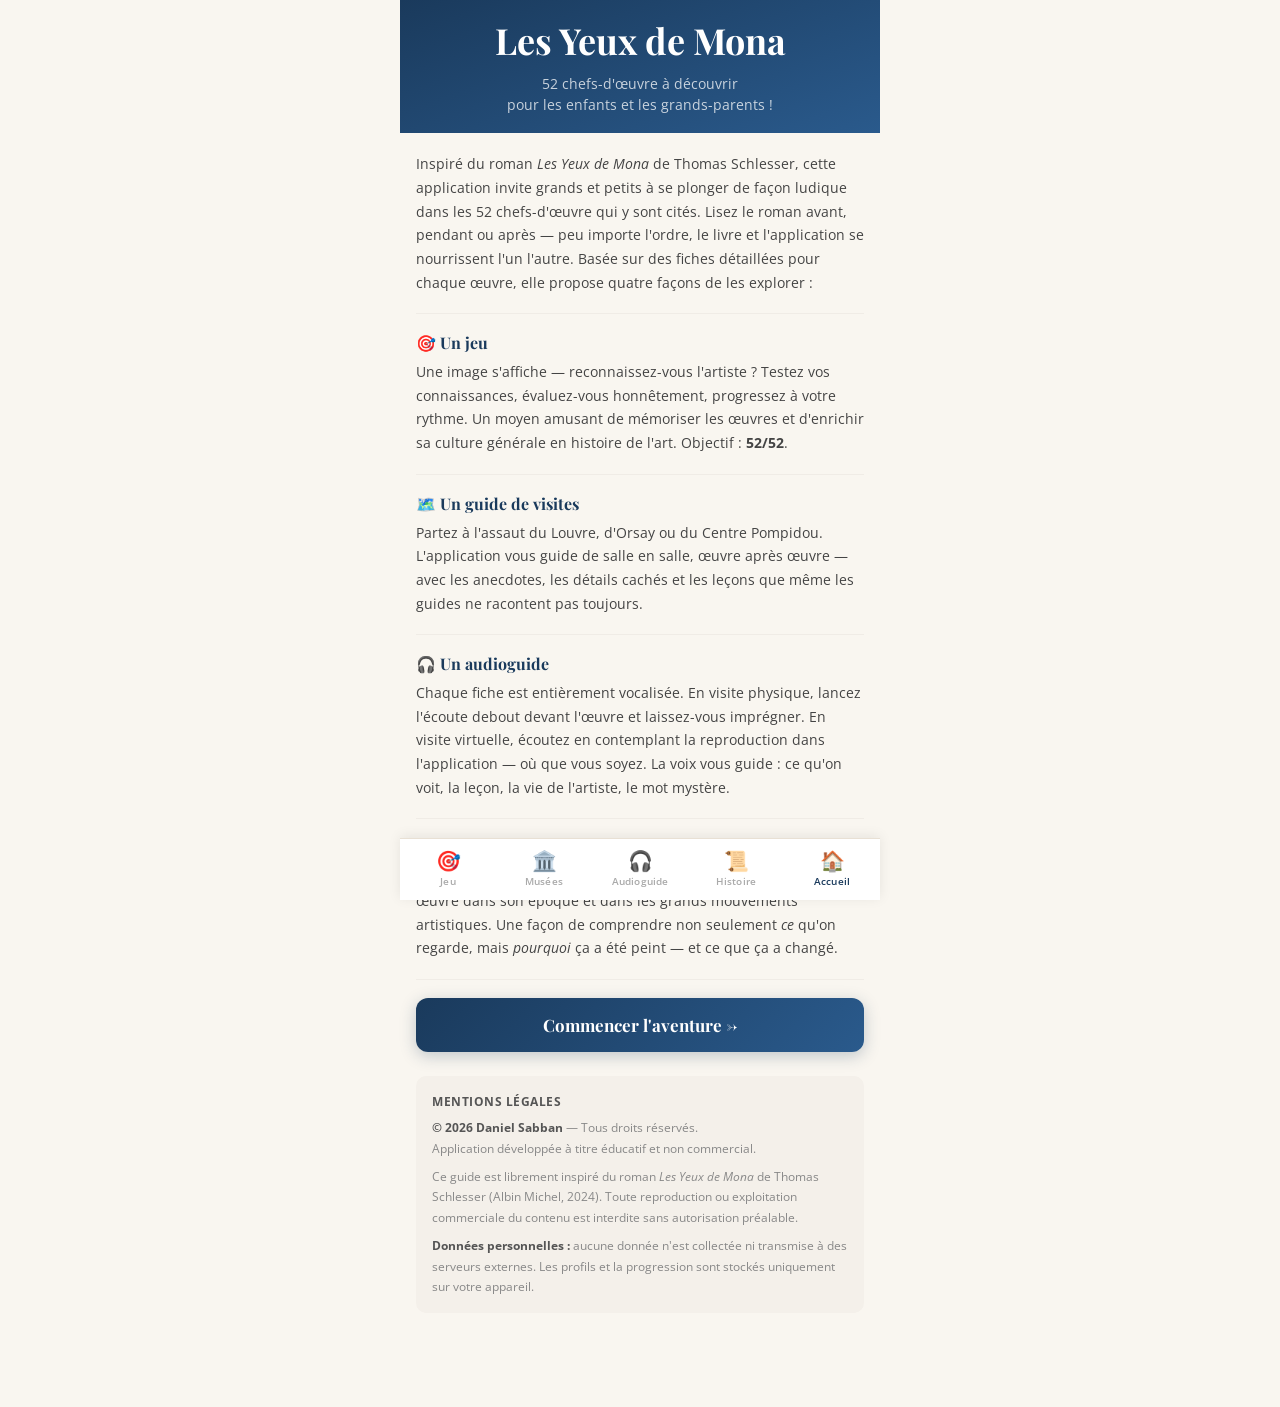
<file: index.html>
<!DOCTYPE html>
<html lang="fr">
<head>
  <meta charset="UTF-8">
  <meta name="viewport" content="width=device-width, initial-scale=1.0">
  <title>Les Yeux de Mona</title>
  <link rel="stylesheet" href="css/style.css">
  <style>
    .accueil-corps { padding: 20px 16px 16px; }

    .aide-bloc {
      margin-bottom: 18px;
      padding-bottom: 18px;
      border-bottom: 1px solid #f0ece6;
    }
    .aide-bloc:last-of-type { border-bottom: none; }
    .aide-bloc h4 {
      font-family: 'Playfair Display', serif;
      font-size: 16px;
      color: #1a3a5c;
      margin-bottom: 8px;
      display: flex; align-items: center; gap: 8px;
    }
    .aide-bloc p, .aide-bloc li {
      font-size: 13.5px;
      line-height: 1.75;
      color: #444;
    }
    .aide-bloc ul { padding-left: 18px; margin-top: 6px; }
    .aide-bloc li { margin-bottom: 4px; }
    .aide-bloc .highlight {
      background: #f4f0ea;
      border-left: 3px solid #c9a84c;
      padding: 10px 12px;
      border-radius: 0 6px 6px 0;
      font-style: italic;
      margin-top: 10px;
      font-size: 13px;
      color: #555;
    }

    .btn-cta {
      display: block;
      width: 100%;
      padding: 16px;
      background: linear-gradient(135deg, #1a3a5c, #2a5a8c);
      color: white;
      border: none;
      border-radius: 12px;
      font-family: 'Playfair Display', serif;
      font-size: 17px;
      font-weight: 700;
      text-align: center;
      cursor: pointer;
      text-decoration: none;
      margin: 4px 0 24px;
      box-shadow: 0 4px 16px rgba(26,58,92,0.25);
    }

    .legal {
      background: #f4f0ea;
      border-radius: 10px;
      padding: 16px;
      margin-bottom: 8px;
      font-size: 12px;
      color: #888;
      line-height: 1.7;
    }
    .legal h5 {
      font-size: 12px;
      font-weight: 700;
      color: #555;
      margin-bottom: 6px;
      text-transform: uppercase;
      letter-spacing: 0.5px;
    }
    .legal p + p { margin-top: 8px; }
    .legal strong { color: #555; }
  </style>
</head>
<body>

  <header class="app-header">
    <h1 class="app-title">Les Yeux de Mona</h1>
    <p class="app-tagline">52 chefs-d'œuvre à découvrir<br>pour les enfants et les grands-parents !</p>
  </header>

  <div class="accueil-corps">

    <div class="aide-bloc">
      <p>Inspiré du roman <em>Les Yeux de Mona</em> de Thomas Schlesser, cette application invite grands et petits à se plonger de façon ludique dans les 52 chefs-d'œuvre qui y sont cités. Lisez le roman avant, pendant ou après — peu importe l'ordre, le livre et l'application se nourrissent l'un l'autre. Basée sur des fiches détaillées pour chaque œuvre, elle propose quatre façons de les explorer :</p>
    </div>

    <div class="aide-bloc">
      <h4>🎯 Un jeu</h4>
      <p>Une image s'affiche — reconnaissez-vous l'artiste ? Testez vos connaissances, évaluez-vous honnêtement, progressez à votre rythme. Un moyen amusant de mémoriser les œuvres et d'enrichir sa culture générale en histoire de l'art. Objectif : <strong>52/52</strong>.</p>
    </div>

    <div class="aide-bloc">
      <h4>🗺️ Un guide de visites</h4>
      <p>Partez à l'assaut du Louvre, d'Orsay ou du Centre Pompidou. L'application vous guide de salle en salle, œuvre après œuvre — avec les anecdotes, les détails cachés et les leçons que même les guides ne racontent pas toujours.</p>
    </div>

    <div class="aide-bloc">
      <h4>🎧 Un audioguide</h4>
      <p>Chaque fiche est entièrement vocalisée. En visite physique, lancez l'écoute debout devant l'œuvre et laissez-vous imprégner. En visite virtuelle, écoutez en contemplant la reproduction dans l'application — où que vous soyez. La voix vous guide : ce qu'on voit, la leçon, la vie de l'artiste, le mot mystère.</p>
    </div>

    <div class="aide-bloc">
      <h4>📜 Une frise de l'histoire de l'art</h4>
      <p>De la Renaissance italienne à l'art contemporain, replacez chaque œuvre dans son époque et dans les grands mouvements artistiques. Une façon de comprendre non seulement <em>ce</em> qu'on regarde, mais <em>pourquoi</em> ça a été peint — et ce que ça a changé.</p>
    </div>

    <a href="quiz.html" class="btn-cta">Commencer l'aventure →</a>

    <div class="legal">
      <h5>Mentions légales</h5>
      <p><strong>© 2026 Daniel Sabban</strong> — Tous droits réservés.<br>
      Application développée à titre éducatif et non commercial.</p>
      <p>Ce guide est librement inspiré du roman <em>Les Yeux de Mona</em> de Thomas Schlesser (Albin Michel, 2024). Toute reproduction ou exploitation commerciale du contenu est interdite sans autorisation préalable.</p>
      <p><strong>Données personnelles :</strong> aucune donnée n'est collectée ni transmise à des serveurs externes. Les profils et la progression sont stockés uniquement sur votre appareil.</p>
    </div>

  </div>

  <script src="js/profil.js"></script>
  <script src="js/nav.js"></script>
</body>
</html>
</file>
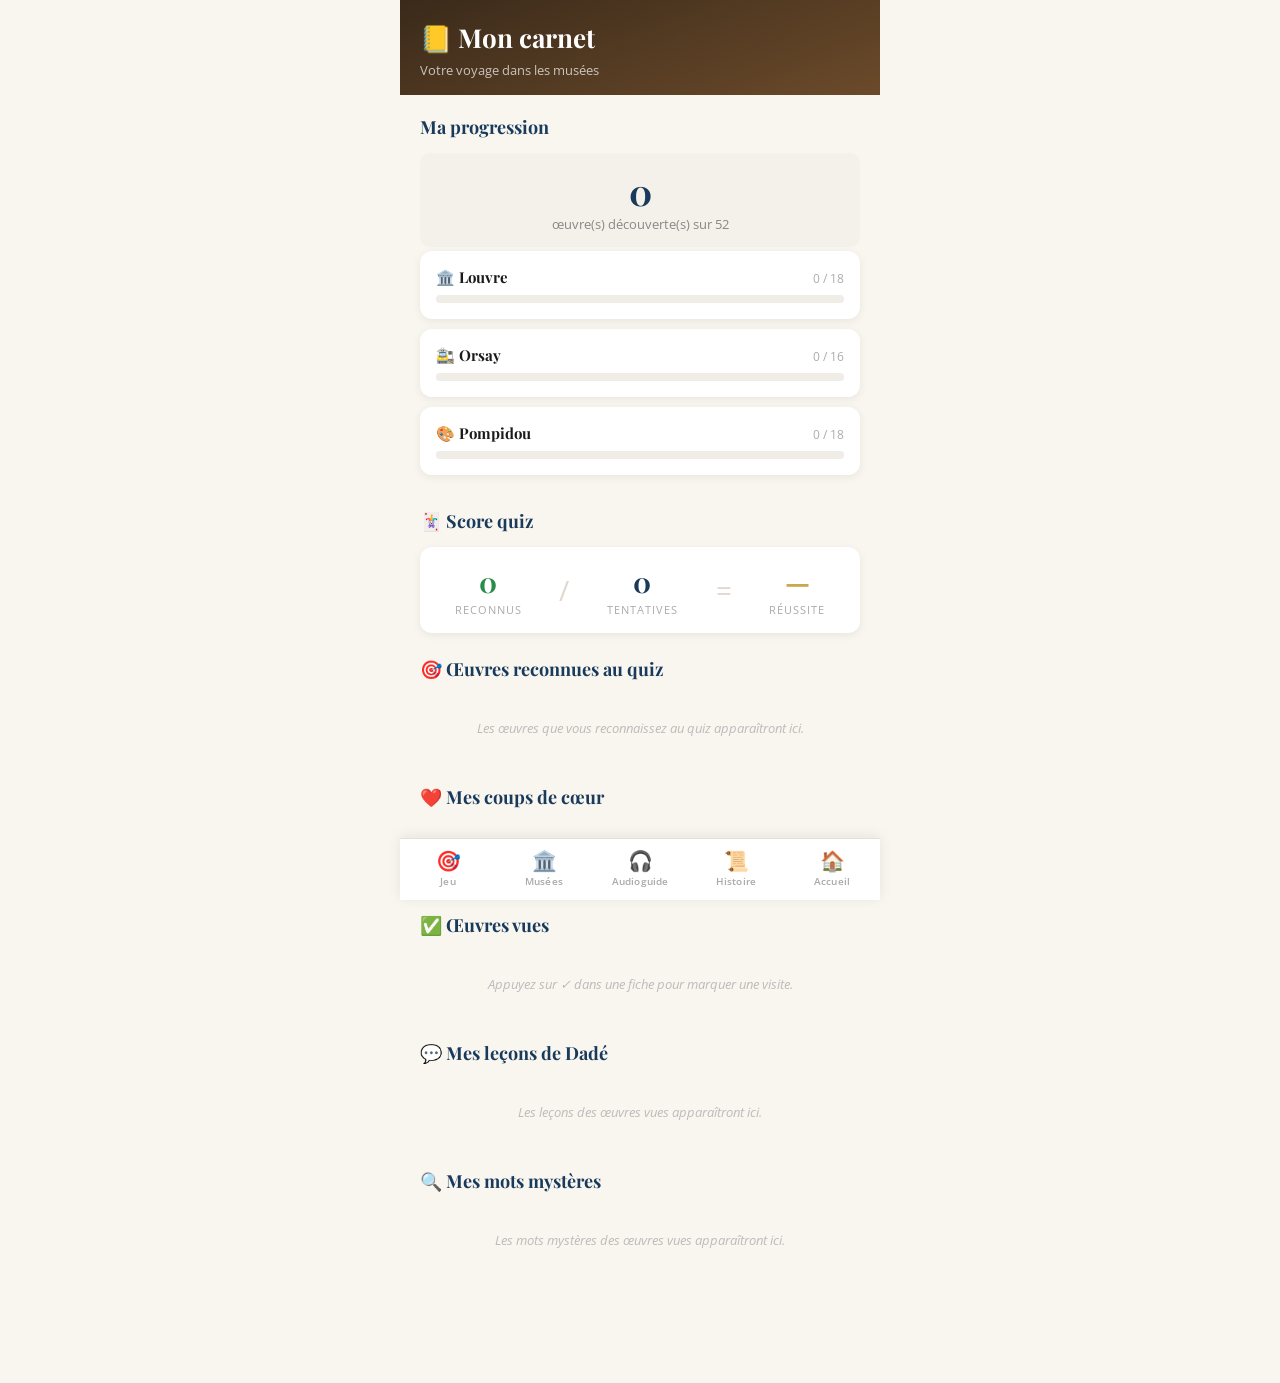
<file: carnet.html>
<!DOCTYPE html>
<html lang="fr">
<head>
  <meta charset="UTF-8">
  <meta name="viewport" content="width=device-width, initial-scale=1.0">
  <title>Les Yeux de Mona — Mon carnet</title>
  <link rel="stylesheet" href="css/style.css">
  <style>
    .carnet-header {
      background: linear-gradient(160deg, #3a2a1a, #6b4a2a);
      color: white;
      padding: 20px 20px 16px;
    }
    .carnet-header h1 {
      font-family: 'Playfair Display', serif;
      font-size: 26px;
      font-weight: 700;
      margin-bottom: 6px;
    }
    .carnet-header p { font-size: 13px; opacity: 0.7; }

    /* Sections */
    .carnet-section {
      padding: 20px 20px 4px;
    }
    .carnet-section h2 {
      font-family: 'Playfair Display', serif;
      font-size: 18px;
      color: #1a3a5c;
      margin-bottom: 14px;
    }

    /* ===== PROGRESSION ===== */
    .musee-progress {
      background: white;
      border-radius: 12px;
      padding: 16px;
      margin-bottom: 10px;
      box-shadow: 0 2px 8px rgba(0,0,0,0.07);
    }
    .mp-header {
      display: flex;
      justify-content: space-between;
      align-items: baseline;
      margin-bottom: 8px;
    }
    .mp-nom {
      font-family: 'Playfair Display', serif;
      font-size: 15px;
      font-weight: 700;
      color: #1a1a1a;
    }
    .mp-count { font-size: 12px; color: #aaa; }
    .mp-bar {
      height: 8px;
      background: #f0ece6;
      border-radius: 4px;
      overflow: hidden;
    }
    .mp-fill {
      height: 100%;
      border-radius: 4px;
      transition: width 0.6s ease;
    }
    .mp-fill.louvre   { background: #1a3a5c; }
    .mp-fill.orsay    { background: #8b3a3a; }
    .mp-fill.pompidou { background: #1a6b3a; }

    .total-badge {
      background: #f4f0ea;
      border-radius: 10px;
      padding: 14px 16px;
      text-align: center;
      margin-bottom: 4px;
    }
    .total-badge .total-num {
      font-family: 'Playfair Display', serif;
      font-size: 36px;
      font-weight: 700;
      color: #1a3a5c;
    }
    .total-badge .total-label { font-size: 13px; color: #888; }

    /* ===== COUPS DE CŒUR ===== */
    .favoris-grid {
      display: grid;
      grid-template-columns: 1fr 1fr;
      gap: 10px;
    }
    .favori-card {
      background: white;
      border-radius: 10px;
      overflow: hidden;
      box-shadow: 0 2px 8px rgba(0,0,0,0.07);
      transition: transform 0.15s;
    }
    .favori-card:active { transform: scale(0.97); }
    .favori-img {
      width: 100%;
      height: 100px;
      overflow: hidden;
      background: #e8e0d4;
    }
    .favori-img img {
      width: 100%;
      height: 100%;
      object-fit: cover;
      object-position: center top;
    }
    .favori-info { padding: 8px 10px 10px; }
    .favori-artiste {
      font-family: 'Playfair Display', serif;
      font-size: 13px;
      font-weight: 700;
      color: #1a1a1a;
    }
    .favori-musee { font-size: 11px; color: #aaa; margin-top: 2px; }

    /* ===== LEÇONS ===== */
    .lecon-card {
      background: linear-gradient(135deg, #1a3a5c, #2a5a8c);
      color: white;
      border-radius: 10px;
      padding: 14px 16px;
      margin-bottom: 10px;
    }
    .lecon-card .lc-artiste {
      font-size: 11px;
      opacity: 0.6;
      margin-bottom: 4px;
      text-transform: uppercase;
      letter-spacing: 1px;
    }
    .lecon-card .lc-titre {
      font-family: 'Playfair Display', serif;
      font-size: 17px;
      font-weight: 700;
      margin-bottom: 6px;
      color: #c9a84c;
    }
    .lecon-card .lc-texte {
      font-size: 13px;
      line-height: 1.6;
      opacity: 0.9;
      font-style: italic;
    }

    /* ===== MOTS MYSTÈRES ===== */
    .mot-card {
      background: #1a3a5c;
      color: white;
      border-radius: 10px;
      padding: 12px 16px;
      margin-bottom: 10px;
      display: flex;
      align-items: center;
      gap: 14px;
    }
    .mot-card .mc-mot {
      font-family: 'Playfair Display', serif;
      font-size: 18px;
      font-style: italic;
      color: #c9a84c;
      min-width: 100px;
    }
    .mot-card .mc-explication {
      font-size: 12px;
      line-height: 1.5;
      opacity: 0.85;
    }

    /* État vide */
    .vide {
      text-align: center;
      color: #bbb;
      font-style: italic;
      font-size: 13px;
      padding: 24px 0;
    }

    /* Oeuvres vues */
    .vue-card {
      display: flex;
      align-items: center;
      gap: 12px;
      background: white;
      border-radius: 10px;
      overflow: hidden;
      box-shadow: 0 2px 8px rgba(0,0,0,0.07);
      margin-bottom: 8px;
      transition: transform 0.15s;
    }
    .vue-card:active { transform: scale(0.98); }
    .vue-img {
      width: 60px;
      height: 60px;
      flex-shrink: 0;
      overflow: hidden;
      background: #e8e0d4;
    }
    .vue-img img { width: 100%; height: 100%; object-fit: cover; object-position: center top; }
    .vue-info { flex: 1; padding: 8px 0; }
    .vue-artiste { font-family: 'Playfair Display', serif; font-size: 14px; font-weight: 700; }
    .vue-date { font-size: 11px; color: #aaa; margin-top: 2px; }
    .vue-arrow { font-size: 18px; color: #ddd; padding-right: 12px; }
  </style>
</head>
<body>

  <header class="carnet-header">
    <h1>📒 Mon carnet</h1>
    <p>Votre voyage dans les musées</p>
  </header>

  <!-- PROGRESSION -->
  <div class="carnet-section">
    <h2>Ma progression</h2>
    <div class="total-badge">
      <div class="total-num" id="totalVues">0</div>
      <div class="total-label">œuvre(s) découverte(s) sur 52</div>
    </div>
    <div class="musee-progress">
      <div class="mp-header">
        <span class="mp-nom">🏛️ Louvre</span>
        <span class="mp-count" id="countLouvre">0 / 18</span>
      </div>
      <div class="mp-bar"><div class="mp-fill louvre" id="barLouvre" style="width:0%"></div></div>
    </div>
    <div class="musee-progress">
      <div class="mp-header">
        <span class="mp-nom">🚉 Orsay</span>
        <span class="mp-count" id="countOrsay">0 / 16</span>
      </div>
      <div class="mp-bar"><div class="mp-fill orsay" id="barOrsay" style="width:0%"></div></div>
    </div>
    <div class="musee-progress">
      <div class="mp-header">
        <span class="mp-nom">🎨 Pompidou</span>
        <span class="mp-count" id="countPompidou">0 / 18</span>
      </div>
      <div class="mp-bar"><div class="mp-fill pompidou" id="barPompidou" style="width:0%"></div></div>
    </div>
  </div>

  <!-- SCORE QUIZ -->
  <div class="carnet-section">
    <h2>🃏 Score quiz</h2>
    <div id="scoreQuizBloc" style="background:white;border-radius:12px;padding:16px;box-shadow:0 2px 8px rgba(0,0,0,0.07);display:flex;gap:0;align-items:center;justify-content:space-around;text-align:center;">
      <div>
        <div style="font-family:'Playfair Display',serif;font-size:28px;font-weight:700;color:#2a8c4a" id="sqReconnu">—</div>
        <div style="font-size:11px;color:#aaa;text-transform:uppercase;letter-spacing:1px;margin-top:2px">Reconnus</div>
      </div>
      <div style="font-size:28px;color:#e0d8ce">/</div>
      <div>
        <div style="font-family:'Playfair Display',serif;font-size:28px;font-weight:700;color:#1a3a5c" id="sqTotal">—</div>
        <div style="font-size:11px;color:#aaa;text-transform:uppercase;letter-spacing:1px;margin-top:2px">Tentatives</div>
      </div>
      <div style="font-size:28px;color:#e0d8ce">=</div>
      <div>
        <div style="font-family:'Playfair Display',serif;font-size:28px;font-weight:700;color:#c9a84c" id="sqPct">—</div>
        <div style="font-size:11px;color:#aaa;text-transform:uppercase;letter-spacing:1px;margin-top:2px">Réussite</div>
      </div>
    </div>
  </div>

  <!-- ŒUVRES RECONNUES -->
  <div class="carnet-section">
    <h2>🎯 Œuvres reconnues au quiz</h2>
    <div class="favoris-grid" id="reconnusGrid">
      <div class="vide" style="grid-column:1/-1">Les œuvres que vous reconnaissez au quiz apparaîtront ici.</div>
    </div>
  </div>

  <!-- COUPS DE CŒUR -->
  <div class="carnet-section">
    <h2>❤️ Mes coups de cœur</h2>
    <div class="favoris-grid" id="favorisGrid">
      <div class="vide" style="grid-column:1/-1">Appuyez sur ❤️ dans une fiche pour l'ajouter ici.</div>
    </div>
  </div>

  <!-- ŒUVRES VUES -->
  <div class="carnet-section">
    <h2>✅ Œuvres vues</h2>
    <div id="vuesList">
      <div class="vide">Appuyez sur ✓ dans une fiche pour marquer une visite.</div>
    </div>
  </div>

  <!-- LEÇONS DE DADÉ -->
  <div class="carnet-section">
    <h2>💬 Mes leçons de Dadé</h2>
    <div id="leconsList">
      <div class="vide">Les leçons des œuvres vues apparaîtront ici.</div>
    </div>
  </div>

  <!-- MOTS MYSTÈRES -->
  <div class="carnet-section" style="padding-bottom:40px">
    <h2>🔍 Mes mots mystères</h2>
    <div id="motsList">
      <div class="vide">Les mots mystères des œuvres vues apparaîtront ici.</div>
    </div>
  </div>

  <script src="js/profil.js"></script>
  <script src="js/nav.js"></script>
  <script src="data/oeuvres.js"></script>
  <script>
    const museeNoms = {
      louvre: 'Louvre', orsay: 'Orsay', pompidou: 'Pompidou'
    };
    const totaux = { louvre: 18, orsay: 16, pompidou: 18 };

    const vues    = Profil.getVues();
    const favoris = Profil.getFavoris();

    // Score quiz
    const scoreKey  = 'mona_score_' + Profil.getActif();
    const scoreData = JSON.parse(localStorage.getItem(scoreKey) || '{"reconnu":0,"total":0,"ids":{}}');
    if (scoreData.total > 0) {
      const pct = Math.round(scoreData.reconnu / scoreData.total * 100);
      document.getElementById('sqReconnu').textContent = scoreData.reconnu;
      document.getElementById('sqTotal').textContent   = scoreData.total;
      document.getElementById('sqPct').textContent     = pct + '%';
    } else {
      document.getElementById('sqPct').textContent     = '—';
      document.getElementById('sqReconnu').textContent = '0';
      document.getElementById('sqTotal').textContent   = '0';
    }

    // Œuvres reconnues
    const reconnusIds = Object.keys(scoreData.ids || {}).map(Number);
    const oeuvresReconnues = OEUVRES.filter(o => reconnusIds.includes(o.id));
    const reconnusGrid = document.getElementById('reconnusGrid');
    if (oeuvresReconnues.length > 0) {
      reconnusGrid.innerHTML = oeuvresReconnues.map(o => `
        <a href="fiche.html?id=${o.id}" class="favori-card">
          <div class="favori-img"><img src="${o.image}" alt="${o.artiste}" onerror="this.parentElement.innerHTML='🖼️'"></div>
          <div class="favori-info">
            <div class="favori-artiste">${o.artiste}</div>
            <div class="favori-musee">${museeNoms[o.musee]}</div>
          </div>
        </a>`).join('');
    } else {
      reconnusGrid.innerHTML = '<div class="vide" style="grid-column:1/-1">Les œuvres que vous reconnaissez au quiz apparaîtront ici.</div>';
    }

    // Afficher le prénom actif dans le titre
    const actif = Profil.getActif();
    if (actif) {
      document.querySelector('.carnet-header h1').textContent = '📒 Carnet de ' + actif;
    }

    // -- PROGRESSION --
    const vuesParMusee = { louvre: 0, orsay: 0, pompidou: 0 };
    OEUVRES.forEach(o => {
      if (vues[o.id]) vuesParMusee[o.musee]++;
    });

    const totalVues = Object.values(vuesParMusee).reduce((a, b) => a + b, 0);
    document.getElementById('totalVues').textContent = totalVues;

    ['louvre', 'orsay', 'pompidou'].forEach(m => {
      const n = vuesParMusee[m], t = totaux[m];
      document.getElementById('count' + m.charAt(0).toUpperCase() + m.slice(1)).textContent = n + ' / ' + t;
      document.getElementById('bar'   + m.charAt(0).toUpperCase() + m.slice(1)).style.width = (n / t * 100) + '%';
    });

    // -- COUPS DE CŒUR --
    const grid = document.getElementById('favorisGrid');
    const oeuvresFavoris = OEUVRES.filter(o => favoris.includes(o.id));
    if (oeuvresFavoris.length > 0) {
      grid.innerHTML = oeuvresFavoris.map(o => `
        <a href="fiche.html?id=${o.id}" class="favori-card">
          <div class="favori-img"><img src="${o.image}" alt="${o.artiste}" onerror="this.parentElement.innerHTML='🖼️'"></div>
          <div class="favori-info">
            <div class="favori-artiste">${o.artiste}</div>
            <div class="favori-musee">${museeNoms[o.musee]}</div>
          </div>
        </a>`).join('');
    }

    // -- ŒUVRES VUES --
    const vuesList = document.getElementById('vuesList');
    const oeuvresVues = OEUVRES.filter(o => vues[o.id]).sort((a, b) =>
      new Date(vues[b.id].date) - new Date(vues[a.id].date)
    );
    if (oeuvresVues.length > 0) {
      vuesList.innerHTML = oeuvresVues.map(o => {
        const d = new Date(vues[o.id].date);
        const date = d.toLocaleDateString('fr-FR', { day: 'numeric', month: 'long', year: 'numeric' });
        return `
          <a href="fiche.html?id=${o.id}" class="vue-card">
            <div class="vue-img"><img src="${o.image}" alt="${o.artiste}" onerror="this.parentElement.innerHTML='🖼️'"></div>
            <div class="vue-info">
              <div class="vue-artiste">${o.artiste}</div>
              <div class="vue-date">Vue le ${date}</div>
            </div>
            <div class="vue-arrow">›</div>
          </a>`;
      }).join('');
    }

    // -- LEÇONS --
    const leconsList = document.getElementById('leconsList');
    if (oeuvresVues.length > 0) {
      leconsList.innerHTML = oeuvresVues.map(o => `
        <div class="lecon-card">
          <div class="lc-artiste">${o.artiste}</div>
          <div class="lc-titre">${o.lecon_titre}</div>
          <div class="lc-texte">${o.lecon_texte}</div>
        </div>`).join('');
    }

    // -- MOTS MYSTÈRES --
    const motsList = document.getElementById('motsList');
    if (oeuvresVues.length > 0) {
      motsList.innerHTML = oeuvresVues.map(o => `
        <div class="mot-card">
          <div class="mc-mot">${o.mot_mystere_mot}</div>
          <div class="mc-explication">${o.mot_mystere_texte}</div>
        </div>`).join('');
    }
  </script>
</body>
</html>
</file>
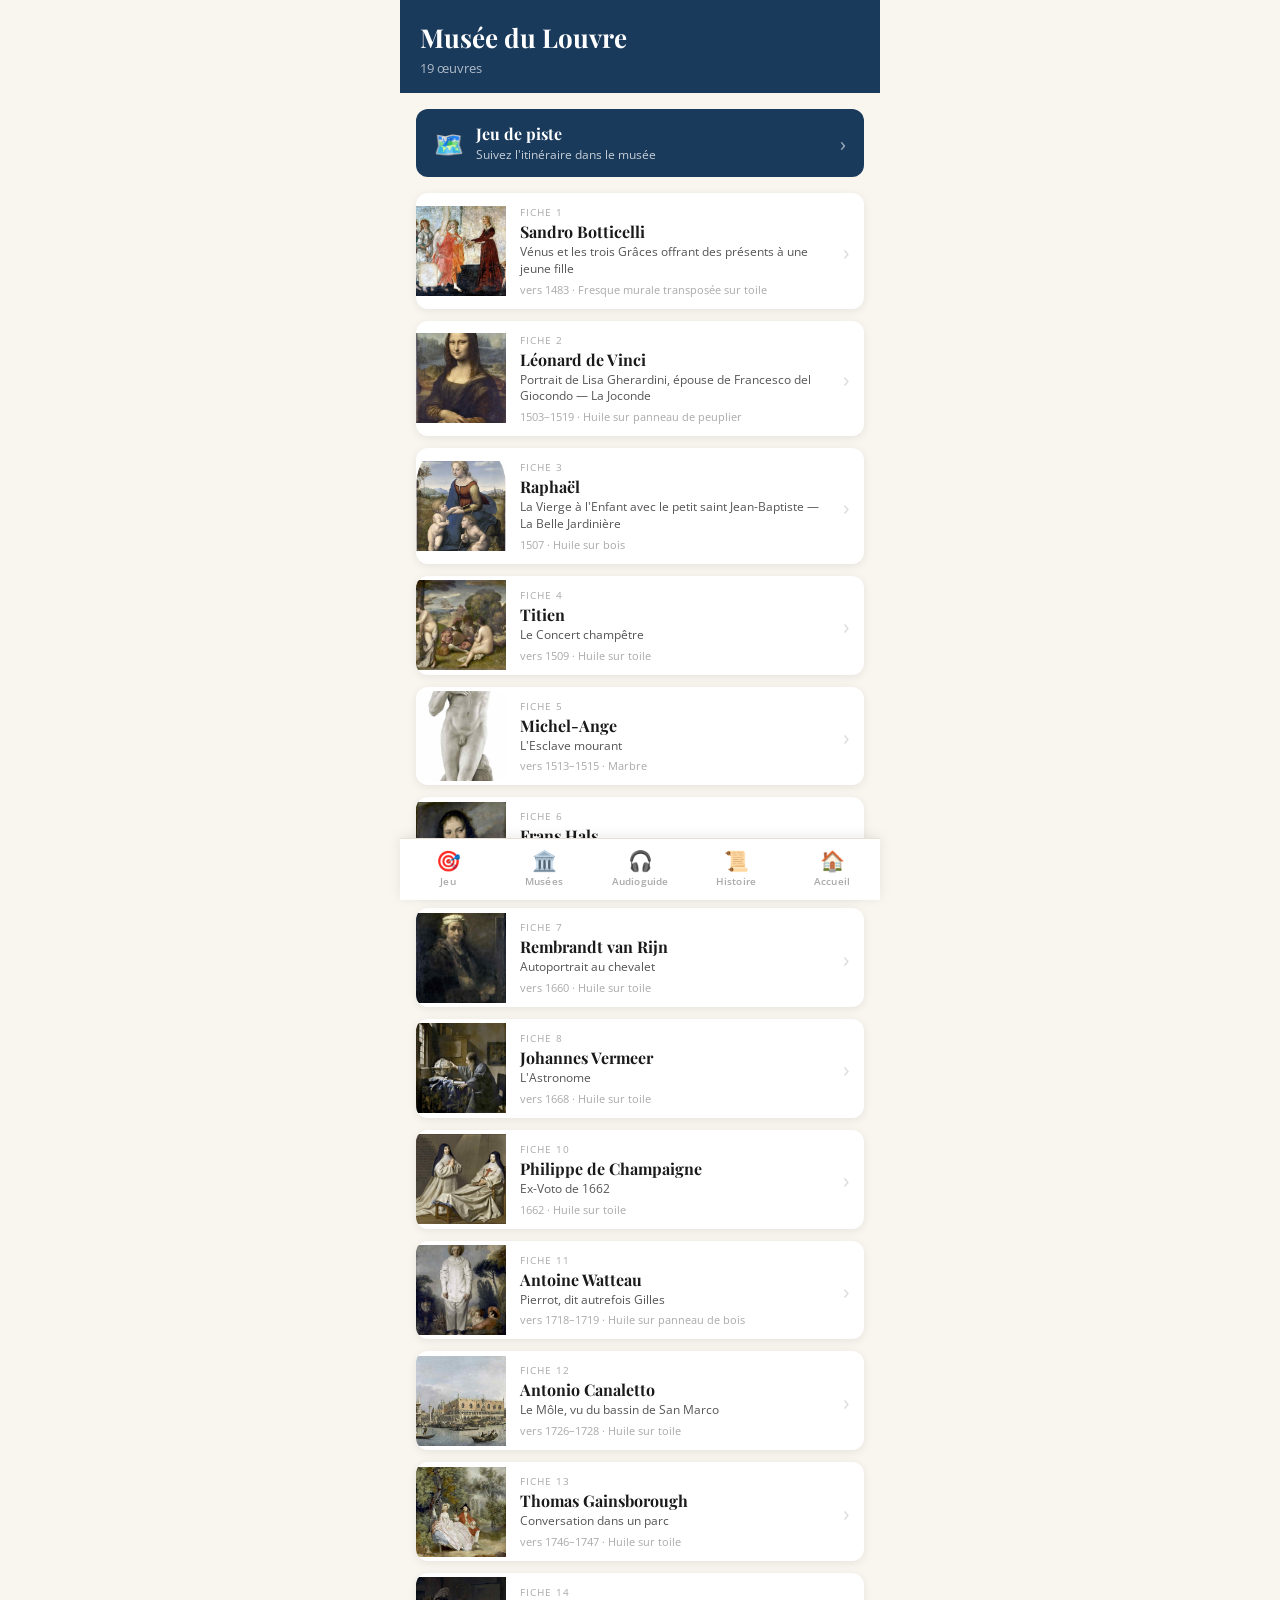
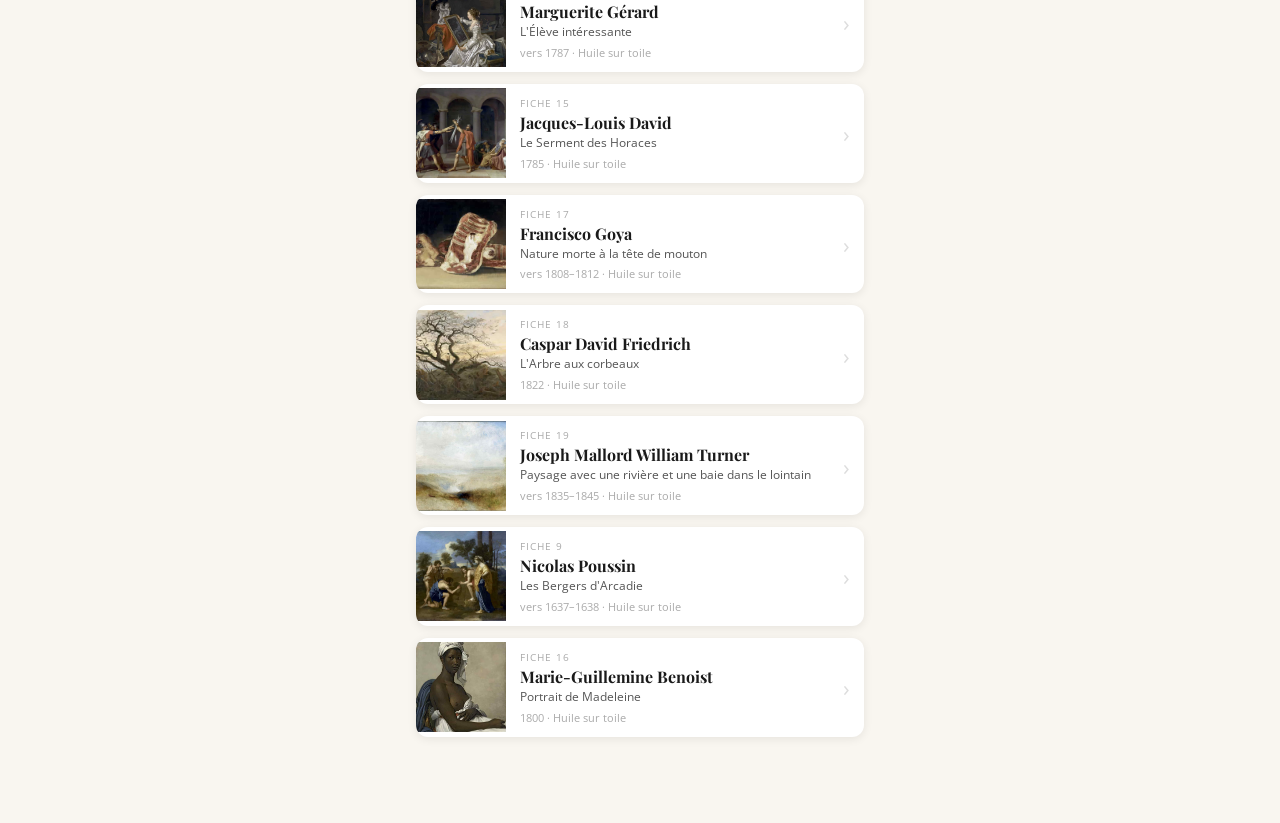
<file: musee.html>
<!DOCTYPE html>
<html lang="fr">
<head>
  <meta charset="UTF-8">
  <meta name="viewport" content="width=device-width, initial-scale=1.0">
  <title>Les Yeux de Mona — Musée</title>
  <link rel="stylesheet" href="css/style.css">
</head>
<body>

  <header class="page-header" id="museeHeader">
    <h1 class="page-title" id="museeNom"></h1>
    <div class="page-count" id="museeCount"></div>
  </header>

  <div id="parcoursBtn"></div>
  <div class="oeuvres-list" id="oeuvresList"></div>

  <script src="js/profil.js"></script>
  <script src="js/nav.js"></script>
  <script src="data/oeuvres.js"></script>
  <script>
    const params = new URLSearchParams(window.location.search);
    const museeId = params.get('id') || 'louvre';

    const musees = {
      louvre:   { nom: 'Musée du Louvre',   couleur: '#1a3a5c' },
      orsay:    { nom: 'Musée d\'Orsay',     couleur: '#8b3a3a' },
      pompidou: { nom: 'Centre Pompidou',    couleur: '#1a6b3a' }
    };

    const musee = musees[museeId];
    document.getElementById('museeNom').textContent = musee.nom;
    document.getElementById('museeHeader').style.background = musee.couleur;

    // Bouton jeu de piste (Louvre uniquement pour l'instant)
    if (museeId === 'louvre') {
      document.getElementById('parcoursBtn').innerHTML = `
        <a href="parcours_louvre.html" style="display:flex;align-items:center;gap:12px;margin:16px 16px 0;background:#1a3a5c;color:white;border-radius:12px;padding:14px 18px;text-decoration:none;">
          <span style="font-size:24px">🗺️</span>
          <div>
            <div style="font-family:'Playfair Display',serif;font-size:16px;font-weight:700">Jeu de piste</div>
            <div style="font-size:12px;opacity:0.75;margin-top:2px">Suivez l'itinéraire dans le musée</div>
          </div>
          <span style="margin-left:auto;font-size:20px;opacity:0.6">›</span>
        </a>`;
    }

    const oeuvres = OEUVRES.filter(o => o.musee === museeId);
    document.getElementById('museeCount').textContent = oeuvres.length + ' œuvre' + (oeuvres.length > 1 ? 's' : '');

    const list = document.getElementById('oeuvresList');
    oeuvres.forEach(o => {
      list.innerHTML += `
        <a href="fiche.html?id=${o.id}" class="oeuvre-card">
          <div class="oeuvre-img">
            <img src="${o.image}" alt="${o.titre}" onerror="this.parentElement.innerHTML='🖼️'">
          </div>
          <div class="oeuvre-info">
            <div class="oeuvre-num">Fiche ${o.id}</div>
            <div class="oeuvre-artiste">${o.artiste}</div>
            <div class="oeuvre-titre">${o.titre}</div>
            <div class="oeuvre-date">${o.date} · ${o.technique}</div>
          </div>
          <div class="oeuvre-arrow">›</div>
        </a>`;
    });

    if (oeuvres.length === 0) {
      list.innerHTML = '<p class="empty">Fiches en cours de préparation…</p>';
    }
  </script>
</body>
</html>
</file>
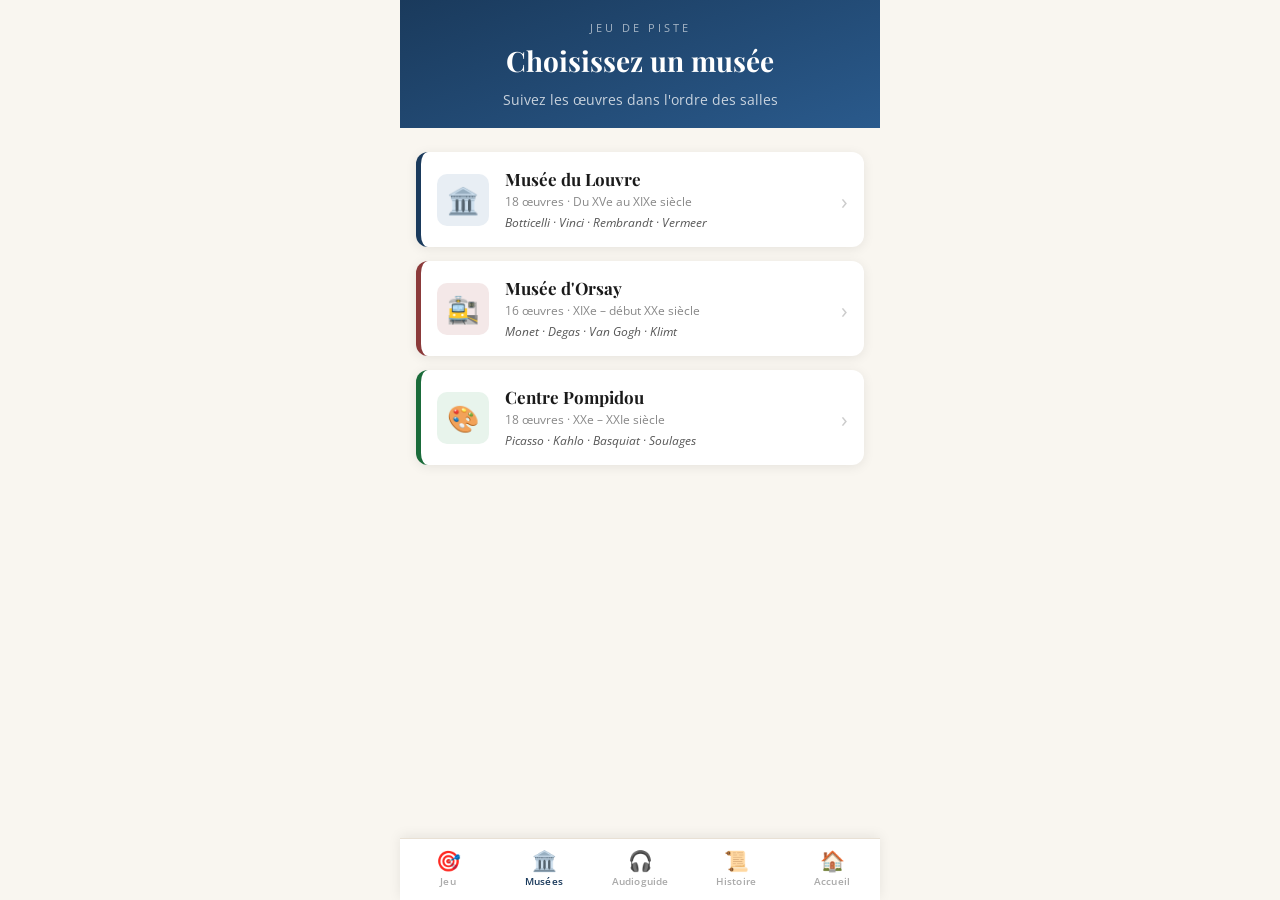
<file: musees.html>
<!DOCTYPE html>
<html lang="fr">
<head>
  <meta charset="UTF-8">
  <meta name="viewport" content="width=device-width, initial-scale=1.0">
  <title>Les Yeux de Mona — Musées</title>
  <link rel="stylesheet" href="css/style.css">
</head>
<body>

  <header class="app-header">
    <div class="app-subtitle">Jeu de piste</div>
    <h1 class="app-title" style="font-size:28px">Choisissez un musée</h1>
    <p class="app-tagline">Suivez les œuvres dans l'ordre des salles</p>
  </header>

  <section class="musees" style="padding-top:24px">

    <a href="parcours_louvre.html" class="musee-card louvre">
      <div class="musee-visuel"><div class="musee-icon">🏛️</div></div>
      <div class="musee-info">
        <div class="musee-nom">Musée du Louvre</div>
        <div class="musee-detail">18 œuvres · Du XVe au XIXe siècle</div>
        <div class="musee-exemples">Botticelli · Vinci · Rembrandt · Vermeer</div>
      </div>
      <div class="musee-arrow">›</div>
    </a>

    <a href="parcours_orsay.html" class="musee-card orsay">
      <div class="musee-visuel"><div class="musee-icon">🚉</div></div>
      <div class="musee-info">
        <div class="musee-nom">Musée d'Orsay</div>
        <div class="musee-detail">16 œuvres · XIXe – début XXe siècle</div>
        <div class="musee-exemples">Monet · Degas · Van Gogh · Klimt</div>
      </div>
      <div class="musee-arrow">›</div>
    </a>

    <a href="parcours_pompidou.html" class="musee-card pompidou">
      <div class="musee-visuel"><div class="musee-icon">🎨</div></div>
      <div class="musee-info">
        <div class="musee-nom">Centre Pompidou</div>
        <div class="musee-detail">18 œuvres · XXe – XXIe siècle</div>
        <div class="musee-exemples">Picasso · Kahlo · Basquiat · Soulages</div>
      </div>
      <div class="musee-arrow">›</div>
    </a>

  </section>

  <script src="js/profil.js"></script>
  <script src="js/nav.js"></script>
</body>
</html>
</file>
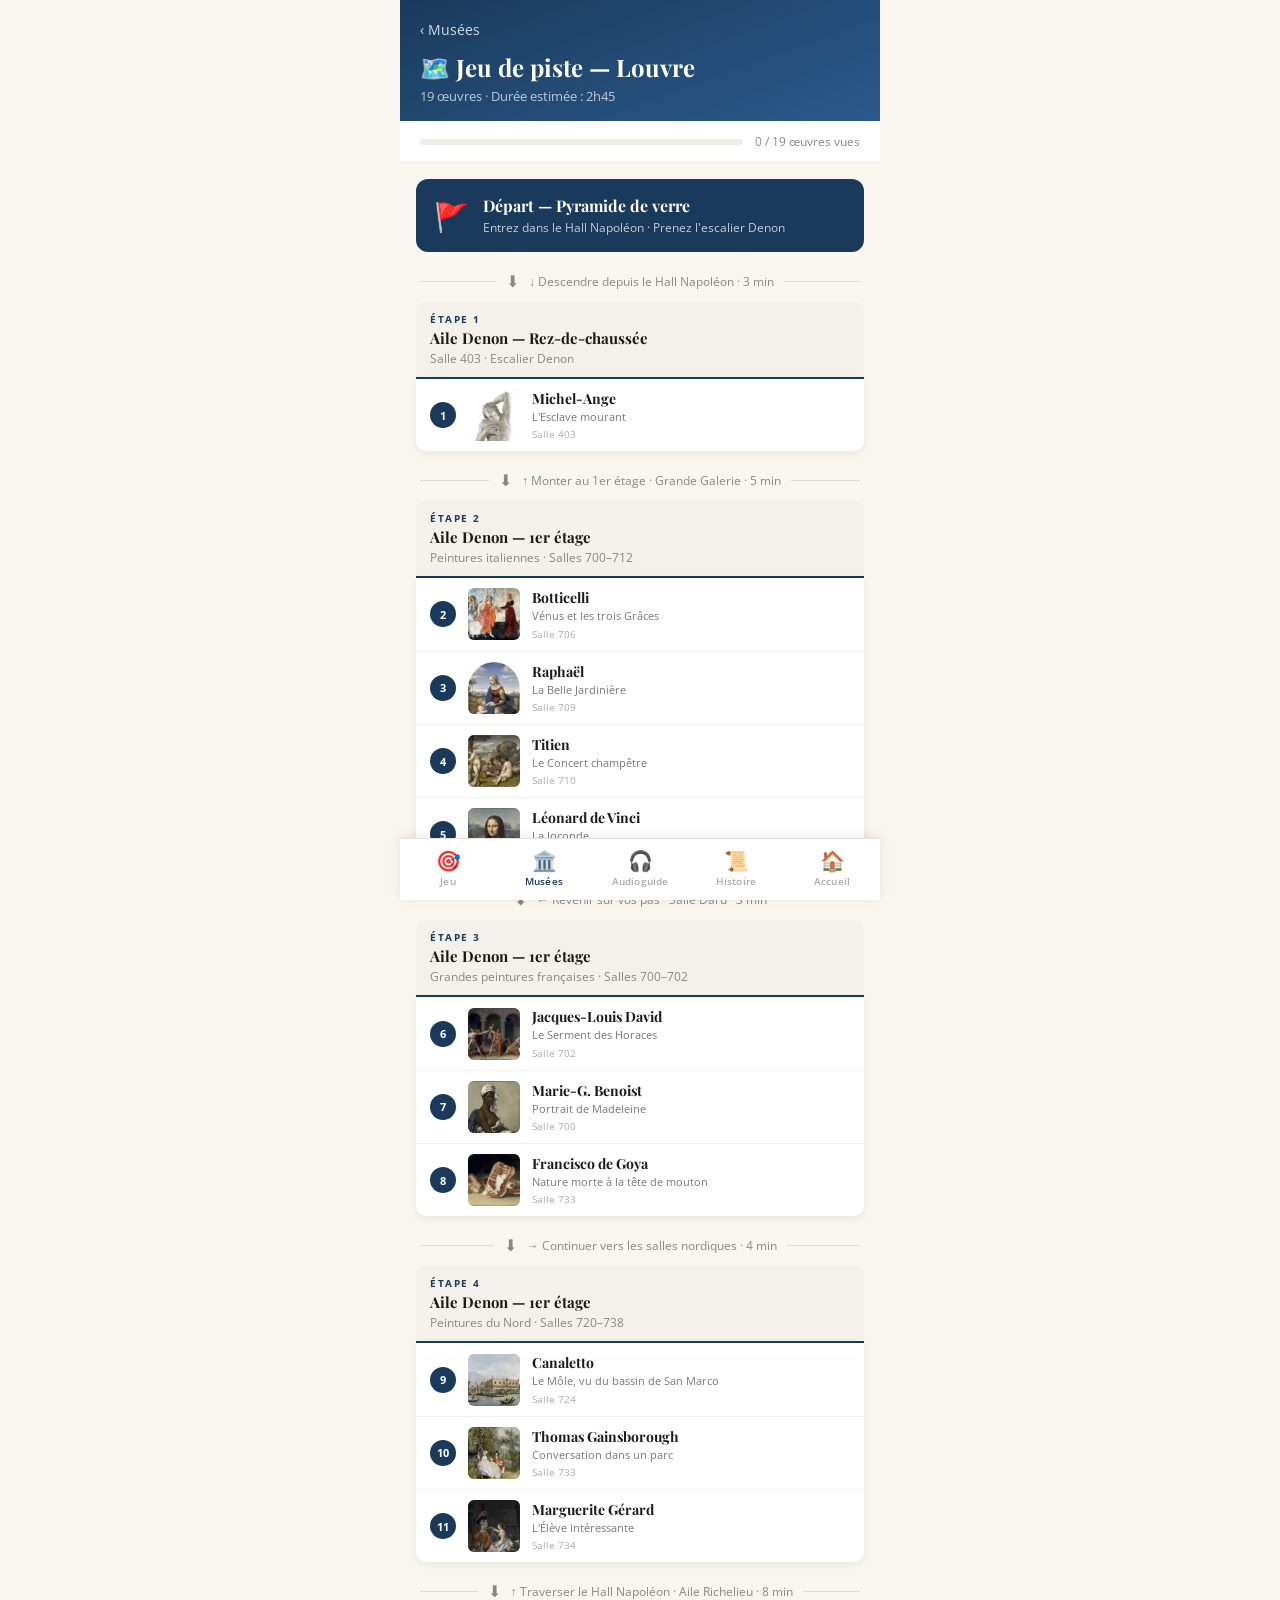
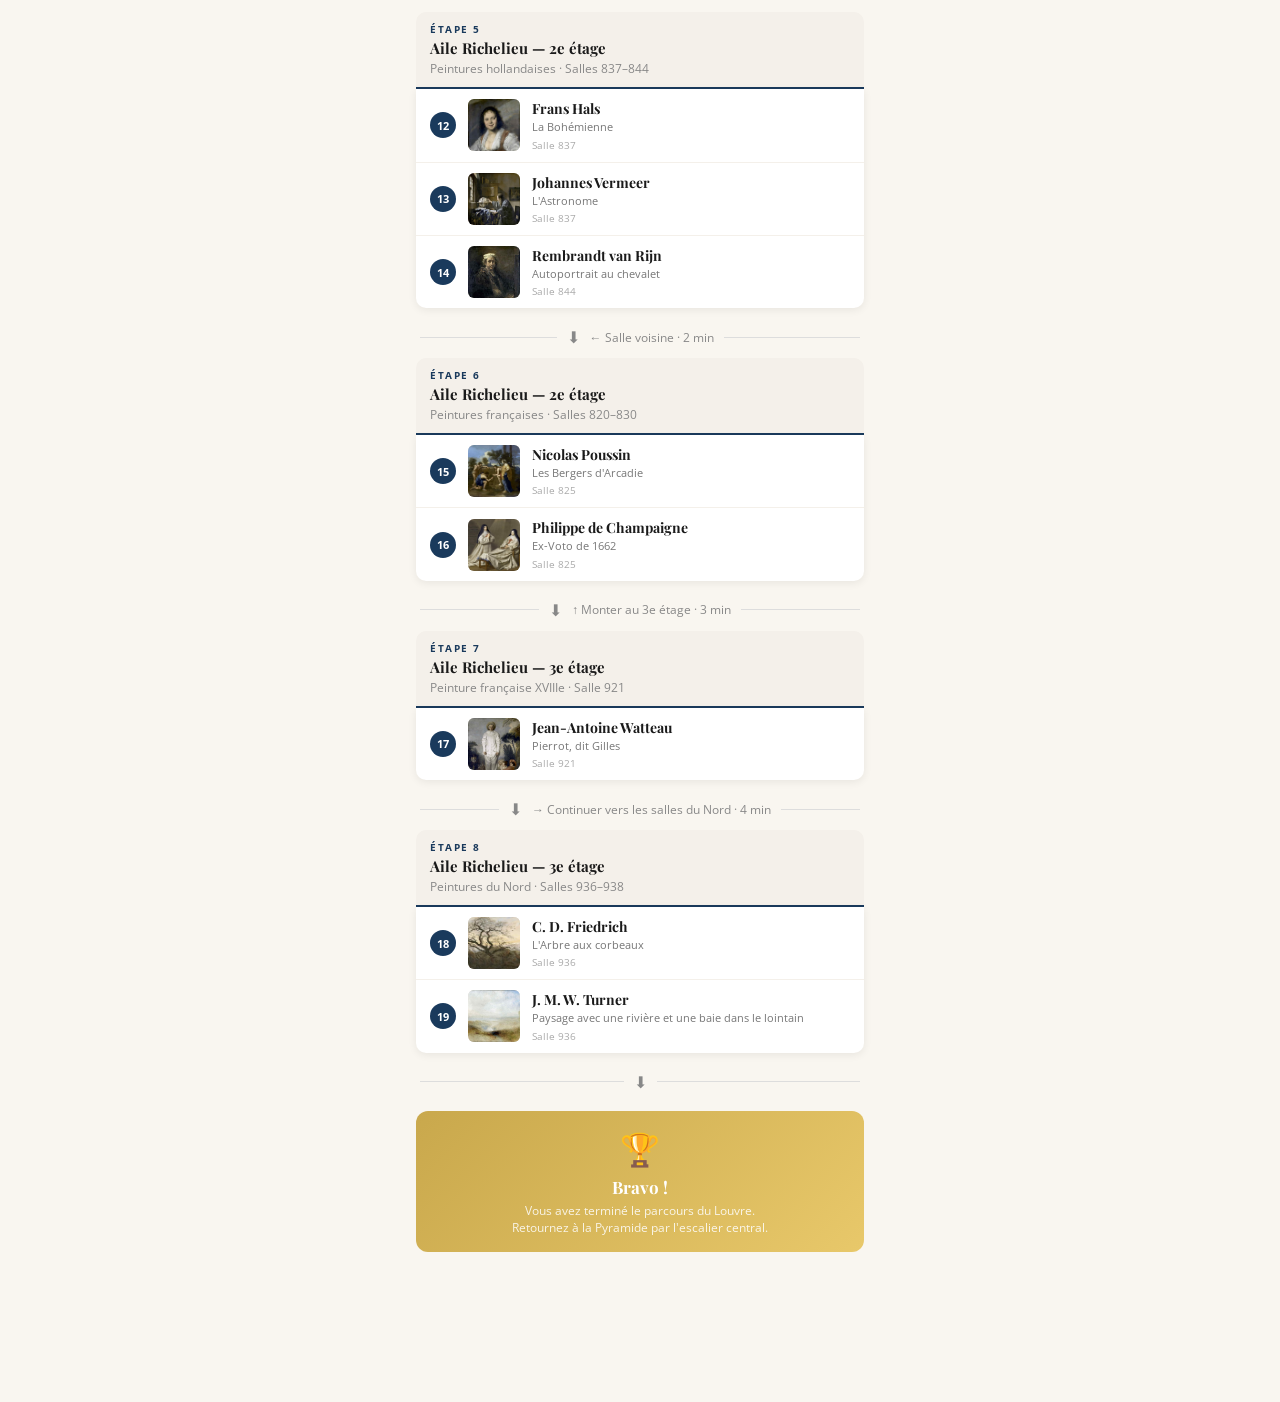
<file: parcours_louvre.html>
<!DOCTYPE html>
<html lang="fr">
<head>
  <meta charset="UTF-8">
  <meta name="viewport" content="width=device-width, initial-scale=1.0">
  <title>Les Yeux de Mona — Jeu de piste Louvre</title>
  <link rel="stylesheet" href="css/style.css">
  <style>
    .parcours-header {
      background: linear-gradient(160deg, #1a3a5c, #2a5a8c);
      color: white;
      padding: 20px 20px 16px;
    }
    .parcours-header h1 {
      font-family: 'Playfair Display', serif;
      font-size: 24px;
      font-weight: 700;
      margin-bottom: 4px;
    }
    .parcours-header p { font-size: 13px; opacity: 0.7; }

    /* Barre progression */
    .parcours-progress {
      background: white;
      padding: 12px 20px;
      border-bottom: 1px solid #eee;
      display: flex;
      align-items: center;
      gap: 12px;
    }
    .pp-bar { flex:1; height:6px; background:#f0ece6; border-radius:3px; overflow:hidden; }
    .pp-fill { height:100%; background:#1a3a5c; border-radius:3px; transition: width .5s; }
    .pp-label { font-size:12px; color:#888; white-space:nowrap; }

    /* Corps */
    .parcours-body { padding: 16px; padding-bottom: 80px; }

    /* Départ */
    .depart {
      background: #1a3a5c;
      color: white;
      border-radius: 12px;
      padding: 16px 18px;
      margin-bottom: 8px;
      display: flex;
      align-items: center;
      gap: 14px;
    }
    .depart-icon { font-size: 28px; }
    .depart-titre {
      font-family: 'Playfair Display', serif;
      font-size: 16px;
      font-weight: 700;
    }
    .depart-desc { font-size: 12px; opacity: 0.75; margin-top: 3px; }

    /* Flèche de direction */
    .direction {
      display: flex;
      align-items: center;
      gap: 10px;
      padding: 10px 4px;
      color: #888;
      font-size: 12px;
    }
    .direction-line {
      flex: 1;
      height: 1px;
      background: #ddd;
    }
    .direction-icon { font-size: 16px; }

    /* Zone (cluster) */
    .zone {
      margin-bottom: 8px;
    }
    .zone-header {
      background: #f4f0ea;
      border-radius: 10px 10px 0 0;
      padding: 10px 14px;
      border-bottom: 2px solid #1a3a5c;
    }
    .zone-etiquette {
      font-size: 10px;
      font-weight: 700;
      text-transform: uppercase;
      letter-spacing: 1.5px;
      color: #1a3a5c;
      margin-bottom: 2px;
    }
    .zone-nom {
      font-family: 'Playfair Display', serif;
      font-size: 15px;
      font-weight: 700;
      color: #1a1a1a;
    }
    .zone-salle { font-size: 12px; color: #888; margin-top: 2px; }

    /* Liste des œuvres dans la zone */
    .zone-oeuvres {
      background: white;
      border-radius: 0 0 10px 10px;
      overflow: hidden;
      box-shadow: 0 2px 8px rgba(0,0,0,0.07);
    }

    /* Carte œuvre */
    .piste-card {
      display: flex;
      align-items: center;
      gap: 12px;
      padding: 10px 14px;
      border-bottom: 1px solid #f4f0ea;
      transition: background 0.15s;
    }
    .piste-card:last-child { border-bottom: none; }
    .piste-card.clickable:active { background: #f4f0ea; }
    .piste-card.locked { opacity: 0.45; }

    .piste-num {
      width: 26px; height: 26px;
      border-radius: 50%;
      background: #1a3a5c;
      color: white;
      font-size: 11px;
      font-weight: 700;
      display: flex; align-items: center; justify-content: center;
      flex-shrink: 0;
    }
    .piste-card.vue .piste-num { background: #2a8c4a; }
    .piste-card.locked .piste-num { background: #ccc; }

    .piste-img {
      width: 52px; height: 52px;
      border-radius: 6px;
      overflow: hidden;
      background: #e8e0d4;
      flex-shrink: 0;
      display: flex; align-items: center; justify-content: center;
      font-size: 20px;
    }
    .piste-img img { width:100%; height:100%; object-fit:cover; object-position:center top; }

    .piste-info { flex: 1; }
    .piste-artiste {
      font-family: 'Playfair Display', serif;
      font-size: 14px;
      font-weight: 700;
      color: #1a1a1a;
    }
    .piste-titre { font-size: 11px; color: #777; margin-top: 2px; line-height: 1.3; }
    .piste-salle { font-size: 10px; color: #aaa; margin-top: 3px; }

    .piste-badge {
      font-size: 10px;
      padding: 3px 7px;
      border-radius: 10px;
      flex-shrink: 0;
    }
    .badge-vue { background: #e6f4ea; color: #2a8c4a; font-weight: 700; }
    .badge-avenir { background: #f0ece6; color: #bbb; }

    /* Arrivée */
    .arrivee {
      background: linear-gradient(135deg, #c9a84c, #e8c86a);
      color: white;
      border-radius: 12px;
      padding: 16px 18px;
      margin-top: 8px;
      text-align: center;
    }
    .arrivee-icon { font-size: 32px; margin-bottom: 6px; }
    .arrivee-titre {
      font-family: 'Playfair Display', serif;
      font-size: 17px;
      font-weight: 700;
    }
    .arrivee-desc { font-size: 12px; opacity: 0.85; margin-top: 4px; }
  </style>
</head>
<body>

  <header class="parcours-header">
    <a href="musees.html" class="back-btn">‹ Musées</a>
    <h1>🗺️ Jeu de piste — Louvre</h1>
    <p>19 œuvres · Durée estimée : 2h45</p>
  </header>

  <div class="parcours-progress">
    <div class="pp-bar"><div class="pp-fill" id="ppFill" style="width:0%"></div></div>
    <div class="pp-label" id="ppLabel">0 / 19 œuvres vues</div>
  </div>

  <div class="parcours-body" id="parcoursBody"></div>

  <script src="js/profil.js"></script>
  <script src="js/nav.js"></script>
  <script src="data/oeuvres.js"></script>
  <script>

    const vues = Profil.getVues();

    // Définition du parcours : zones ordonnées logiquement
    const PARCOURS = [
      {
        etape: 'Aile Denon — Rez-de-chaussée',
        salle: 'Salle 403 · Escalier Denon',
        direction: '↓ Descendre depuis le Hall Napoléon · 3 min',
        oeuvres: [
          { id: 5, artiste: 'Michel-Ange', titre: "L'Esclave mourant", salle: 'Salle 403' }
        ]
      },
      {
        etape: 'Aile Denon — 1er étage',
        salle: 'Peintures italiennes · Salles 700–712',
        direction: '↑ Monter au 1er étage · Grande Galerie · 5 min',
        oeuvres: [
          { id: 1, artiste: 'Botticelli', titre: 'Vénus et les trois Grâces', salle: 'Salle 706' },
          { id: 3, artiste: 'Raphaël', titre: 'La Belle Jardinière', salle: 'Salle 709' },
          { id: 4, artiste: 'Titien', titre: 'Le Concert champêtre', salle: 'Salle 710' },
          { id: 2, artiste: 'Léonard de Vinci', titre: 'La Joconde', salle: 'Salle 711 — Salle des États' },
        ]
      },
      {
        etape: 'Aile Denon — 1er étage',
        salle: 'Grandes peintures françaises · Salles 700–702',
        direction: '← Revenir sur vos pas · Salle Daru · 3 min',
        oeuvres: [
          { id: 15, artiste: 'Jacques-Louis David', titre: 'Le Serment des Horaces', salle: 'Salle 702' },
          { id: 16, artiste: 'Marie-G. Benoist', titre: 'Portrait de Madeleine', salle: 'Salle 700' },
          { id: 17, artiste: 'Francisco de Goya', titre: 'Nature morte à la tête de mouton', salle: 'Salle 733' },
        ]
      },
      {
        etape: 'Aile Denon — 1er étage',
        salle: 'Peintures du Nord · Salles 720–738',
        direction: '→ Continuer vers les salles nordiques · 4 min',
        oeuvres: [
          { id: 12, artiste: 'Canaletto', titre: 'Le Môle, vu du bassin de San Marco', salle: 'Salle 724' },
          { id: 13, artiste: 'Thomas Gainsborough', titre: 'Conversation dans un parc', salle: 'Salle 733' },
          { id: 14, artiste: 'Marguerite Gérard', titre: "L'Élève intéressante", salle: 'Salle 734' },
        ]
      },
      {
        etape: 'Aile Richelieu — 2e étage',
        salle: 'Peintures hollandaises · Salles 837–844',
        direction: '↑ Traverser le Hall Napoléon · Aile Richelieu · 8 min',
        oeuvres: [
          { id: 6, artiste: 'Frans Hals', titre: 'La Bohémienne', salle: 'Salle 837' },
          { id: 8, artiste: 'Johannes Vermeer', titre: "L'Astronome", salle: 'Salle 837' },
          { id: 7, artiste: 'Rembrandt van Rijn', titre: 'Autoportrait au chevalet', salle: 'Salle 844' },
        ]
      },
      {
        etape: 'Aile Richelieu — 2e étage',
        salle: 'Peintures françaises · Salles 820–830',
        direction: '← Salle voisine · 2 min',
        oeuvres: [
          { id: 9, artiste: 'Nicolas Poussin', titre: "Les Bergers d'Arcadie", salle: 'Salle 825' },
          { id: 10, artiste: 'Philippe de Champaigne', titre: 'Ex-Voto de 1662', salle: 'Salle 825' },
        ]
      },
      {
        etape: 'Aile Richelieu — 3e étage',
        salle: 'Peinture française XVIIIe · Salle 921',
        direction: '↑ Monter au 3e étage · 3 min',
        oeuvres: [
          { id: 11, artiste: 'Jean-Antoine Watteau', titre: 'Pierrot, dit Gilles', salle: 'Salle 921' },
        ]
      },
      {
        etape: 'Aile Richelieu — 3e étage',
        salle: 'Peintures du Nord · Salles 936–938',
        direction: '→ Continuer vers les salles du Nord · 4 min',
        oeuvres: [
          { id: 18, artiste: 'C. D. Friedrich', titre: "L'Arbre aux corbeaux", salle: 'Salle 936' },
          { id: 19, artiste: 'J. M. W. Turner', titre: 'Paysage avec une rivière et une baie dans le lointain', salle: 'Salle 936' },
        ]
      },
    ];

    // Comptage des vues pour le Louvre
    const idsLouvre = [1, 2, 3, 4, 5, 6, 7, 8, 9, 10, 11, 12, 13, 14, 15, 16, 17, 18, 19];
    const nbVus = idsLouvre.filter(id => vues[id]).length;
    document.getElementById('ppFill').style.width = (nbVus / 19 * 100) + '%';
    document.getElementById('ppLabel').textContent = nbVus + ' / 19 œuvres vues';

    // Rendu
    const body = document.getElementById('parcoursBody');
    let num = 0;

    // Départ
    body.innerHTML = `
      <div class="depart">
        <div class="depart-icon">🚩</div>
        <div>
          <div class="depart-titre">Départ — Pyramide de verre</div>
          <div class="depart-desc">Entrez dans le Hall Napoléon · Prenez l'escalier Denon</div>
        </div>
      </div>`;

    PARCOURS.forEach((zone, zi) => {
      // Flèche de direction
      body.innerHTML += `
        <div class="direction">
          <div class="direction-line"></div>
          <span class="direction-icon">⬇</span>
          <span>${zone.direction}</span>
          <div class="direction-line"></div>
        </div>`;

      // En-tête de zone
      let oeuvresHTML = '';
      zone.oeuvres.forEach(o => {
        num++;
        const oeuvre  = o.id ? OEUVRES.find(x => x.id === o.id) : null;
        const estVue  = oeuvre && !!vues[oeuvre.id];
        const dispo   = !!oeuvre;

        const imgHTML = oeuvre
          ? `<img src="${oeuvre.image}" alt="${o.artiste}" onerror="this.parentElement.innerHTML='🖼️'">`
          : '🖼️';

        const badgeHTML = estVue
          ? '<span class="piste-badge badge-vue">✓ Vue</span>'
          : (!dispo ? '<span class="piste-badge badge-avenir">À venir</span>' : '');

        const tag  = dispo ? 'a' : 'div';
        const href = dispo ? `href="fiche.html?id=${oeuvre.id}"` : '';
        const cls  = `piste-card ${dispo ? 'clickable' : 'locked'} ${estVue ? 'vue' : ''}`;

        oeuvresHTML += `
          <${tag} ${href} class="${cls}">
            <div class="piste-num">${num}</div>
            <div class="piste-img">${imgHTML}</div>
            <div class="piste-info">
              <div class="piste-artiste">${o.artiste}</div>
              <div class="piste-titre">${o.titre}</div>
              <div class="piste-salle">${o.salle}</div>
            </div>
            ${badgeHTML}
          </${tag}>`;
      });

      body.innerHTML += `
        <div class="zone">
          <div class="zone-header">
            <div class="zone-etiquette">Étape ${zi + 1}</div>
            <div class="zone-nom">${zone.etape}</div>
            <div class="zone-salle">${zone.salle}</div>
          </div>
          <div class="zone-oeuvres">${oeuvresHTML}</div>
        </div>`;
    });

    // Arrivée
    body.innerHTML += `
      <div class="direction">
        <div class="direction-line"></div>
        <span class="direction-icon">⬇</span>
        <div class="direction-line"></div>
      </div>
      <div class="arrivee">
        <div class="arrivee-icon">🏆</div>
        <div class="arrivee-titre">Bravo !</div>
        <div class="arrivee-desc">Vous avez terminé le parcours du Louvre.<br>Retournez à la Pyramide par l'escalier central.</div>
      </div>`;

  </script>
</body>
</html>
</file>
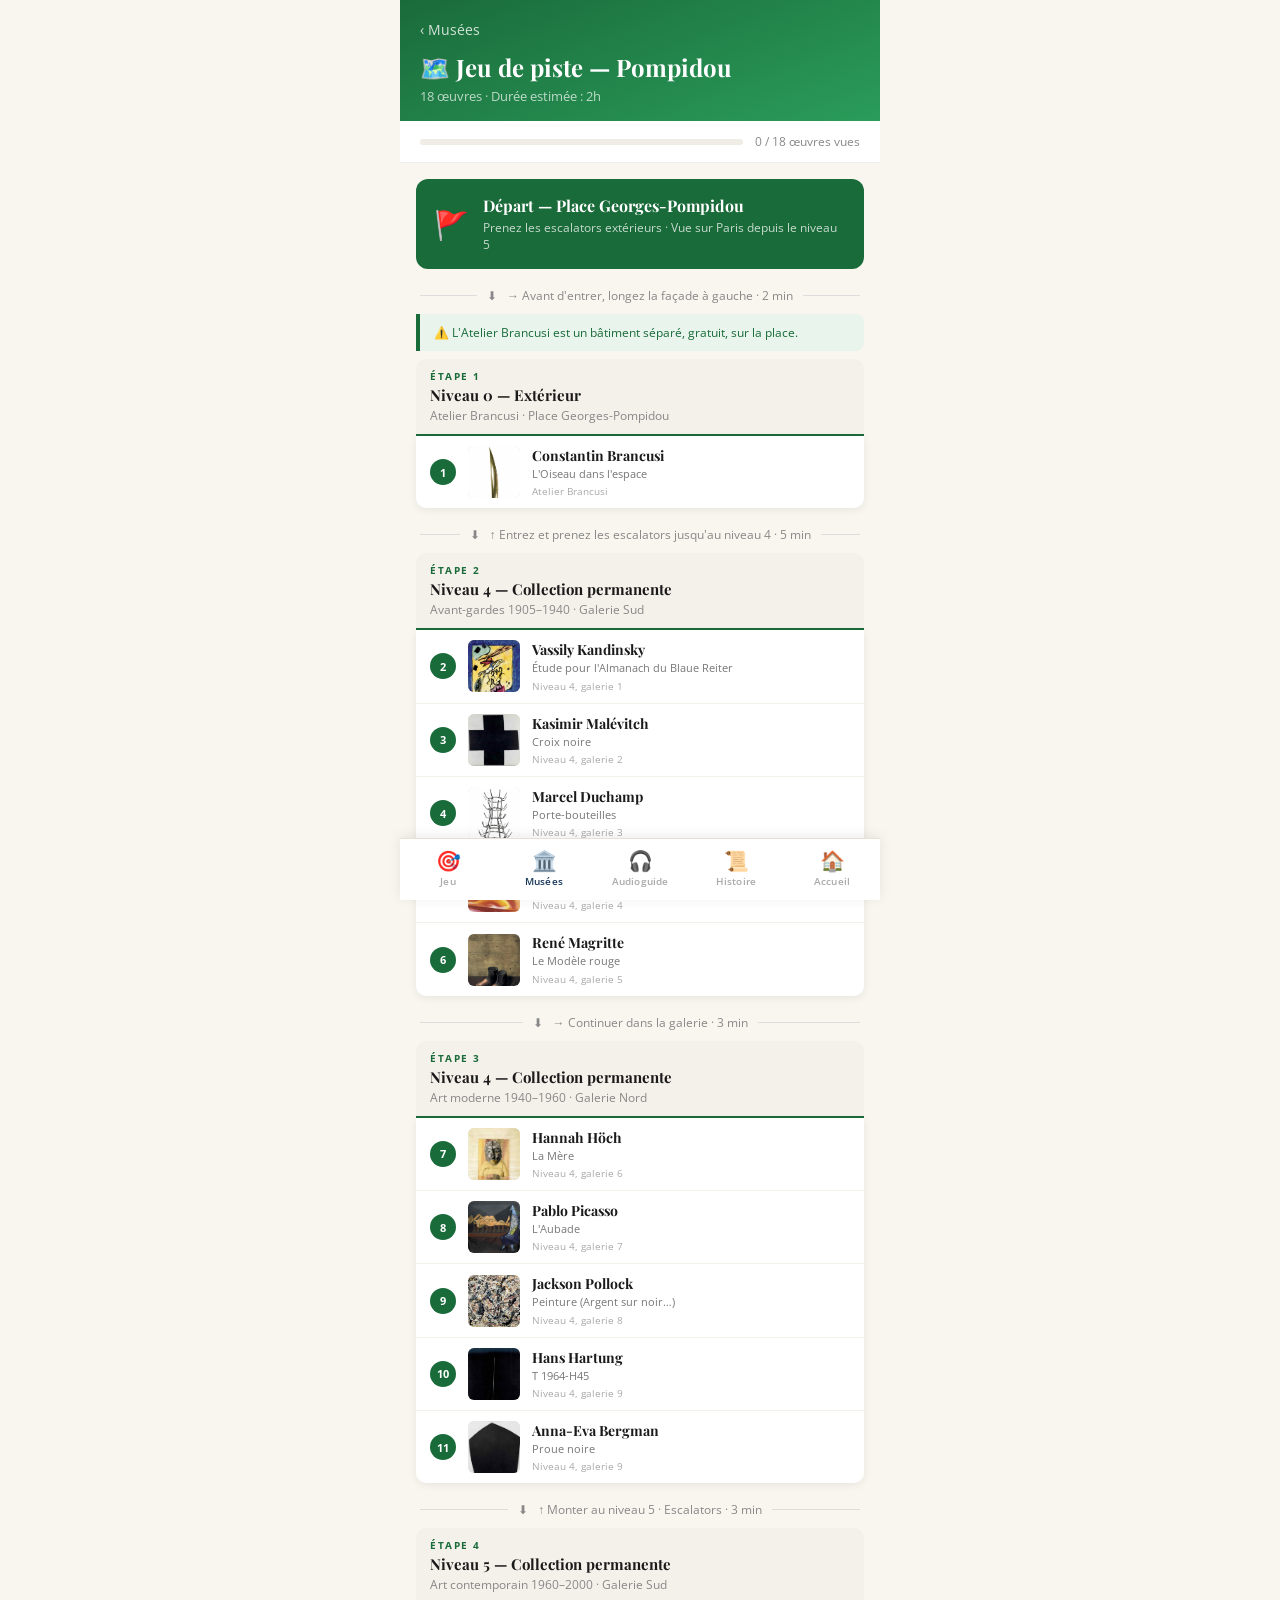
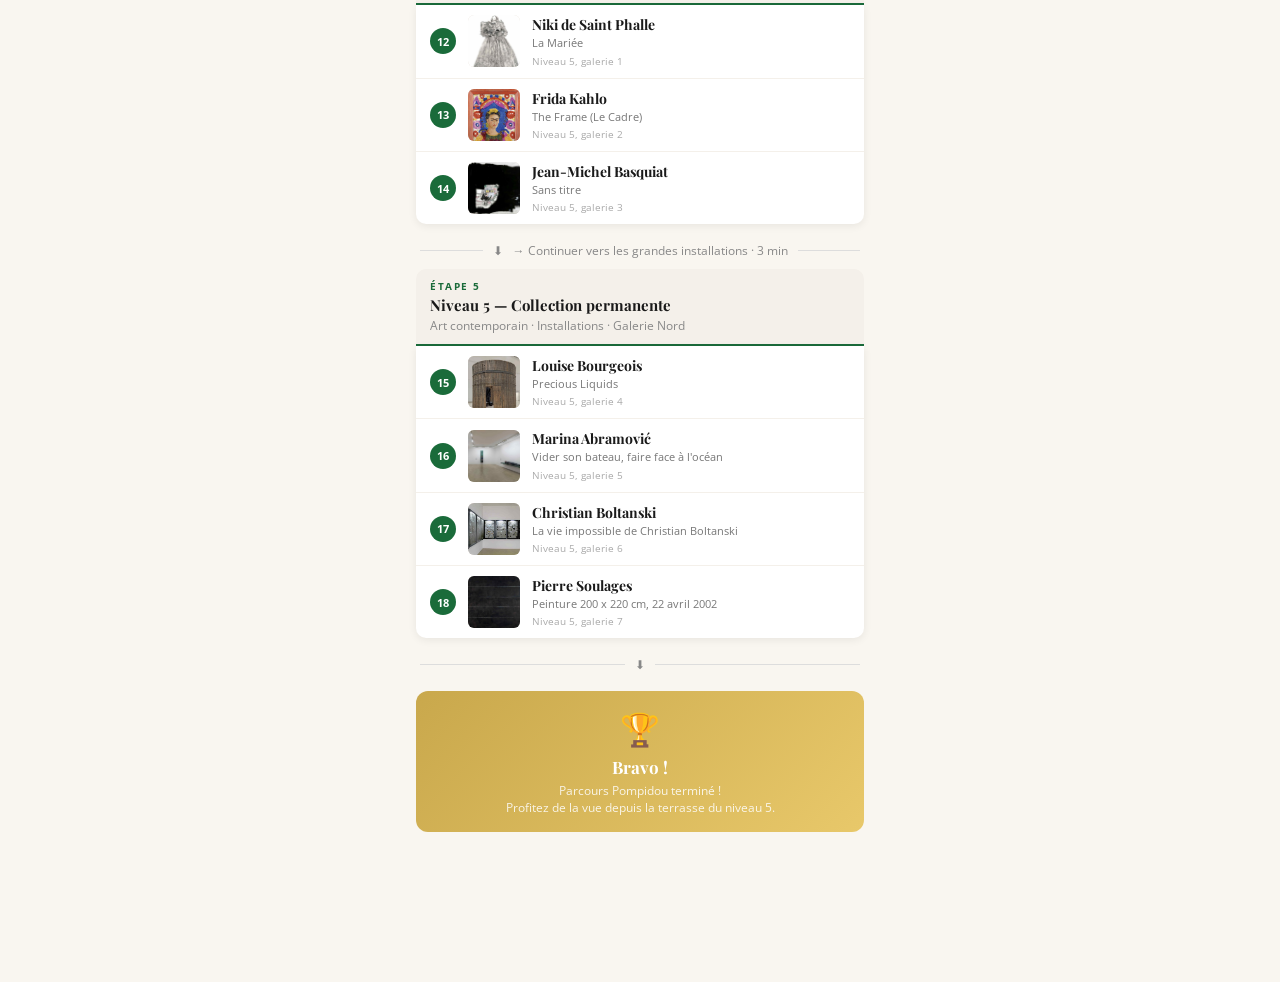
<file: parcours_pompidou.html>
<!DOCTYPE html>
<html lang="fr">
<head>
  <meta charset="UTF-8">
  <meta name="viewport" content="width=device-width, initial-scale=1.0">
  <title>Les Yeux de Mona — Jeu de piste Pompidou</title>
  <link rel="stylesheet" href="css/style.css">
  <style>
    .parcours-header { background: linear-gradient(160deg, #1a6b3a, #2a9c5a); color: white; padding: 20px 20px 16px; }
    .parcours-header h1 { font-family: 'Playfair Display', serif; font-size: 24px; font-weight: 700; margin-bottom: 4px; }
    .parcours-header p { font-size: 13px; opacity: 0.7; }
    .parcours-progress { background: white; padding: 12px 20px; border-bottom: 1px solid #eee; display: flex; align-items: center; gap: 12px; }
    .pp-bar { flex:1; height:6px; background:#f0ece6; border-radius:3px; overflow:hidden; }
    .pp-fill { height:100%; background:#1a6b3a; border-radius:3px; transition: width .5s; }
    .pp-label { font-size:12px; color:#888; white-space:nowrap; }
    .parcours-body { padding: 16px; padding-bottom: 80px; }
    .depart { background: #1a6b3a; color: white; border-radius: 12px; padding: 16px 18px; margin-bottom: 8px; display: flex; align-items: center; gap: 14px; }
    .depart-icon { font-size: 28px; }
    .depart-titre { font-family: 'Playfair Display', serif; font-size: 16px; font-weight: 700; }
    .depart-desc { font-size: 12px; opacity: 0.75; margin-top: 3px; }
    .direction { display: flex; align-items: center; gap: 10px; padding: 10px 4px; color: #888; font-size: 12px; }
    .direction-line { flex: 1; height: 1px; background: #ddd; }
    .zone { margin-bottom: 8px; }
    .zone-header { background: #f4f0ea; border-radius: 10px 10px 0 0; padding: 10px 14px; border-bottom: 2px solid #1a6b3a; }
    .zone-etiquette { font-size: 10px; font-weight: 700; text-transform: uppercase; letter-spacing: 1.5px; color: #1a6b3a; margin-bottom: 2px; }
    .zone-nom { font-family: 'Playfair Display', serif; font-size: 15px; font-weight: 700; color: #1a1a1a; }
    .zone-salle { font-size: 12px; color: #888; margin-top: 2px; }
    .zone-oeuvres { background: white; border-radius: 0 0 10px 10px; overflow: hidden; box-shadow: 0 2px 8px rgba(0,0,0,0.07); }
    .piste-card { display: flex; align-items: center; gap: 12px; padding: 10px 14px; border-bottom: 1px solid #f4f0ea; transition: background 0.15s; }
    .piste-card:last-child { border-bottom: none; }
    .piste-card.clickable:active { background: #f4f0ea; }
    .piste-card.locked { opacity: 0.45; }
    .piste-num { width: 26px; height: 26px; border-radius: 50%; background: #1a6b3a; color: white; font-size: 11px; font-weight: 700; display: flex; align-items: center; justify-content: center; flex-shrink: 0; }
    .piste-card.vue .piste-num { background: #2a8c4a; }
    .piste-card.locked .piste-num { background: #ccc; }
    .piste-img { width: 52px; height: 52px; border-radius: 6px; overflow: hidden; background: #e8e0d4; flex-shrink: 0; display: flex; align-items: center; justify-content: center; font-size: 20px; }
    .piste-img img { width:100%; height:100%; object-fit:cover; object-position:center top; }
    .piste-info { flex: 1; }
    .piste-artiste { font-family: 'Playfair Display', serif; font-size: 14px; font-weight: 700; color: #1a1a1a; }
    .piste-titre { font-size: 11px; color: #777; margin-top: 2px; line-height: 1.3; }
    .piste-salle { font-size: 10px; color: #aaa; margin-top: 3px; }
    .piste-badge { font-size: 10px; padding: 3px 7px; border-radius: 10px; flex-shrink: 0; }
    .badge-vue { background: #e6f4ea; color: #2a8c4a; font-weight: 700; }
    .badge-avenir { background: #f0ece6; color: #bbb; }
    .arrivee { background: linear-gradient(135deg, #c9a84c, #e8c86a); color: white; border-radius: 12px; padding: 16px 18px; margin-top: 8px; text-align: center; }
    .arrivee-icon { font-size: 32px; margin-bottom: 6px; }
    .arrivee-titre { font-family: 'Playfair Display', serif; font-size: 17px; font-weight: 700; }
    .arrivee-desc { font-size: 12px; opacity: 0.85; margin-top: 4px; }
    .note-atelier { background: #e8f4ec; border-left: 4px solid #1a6b3a; border-radius: 0 8px 8px 0; padding: 10px 14px; margin-bottom: 8px; font-size: 12px; color: #1a6b3a; }
  </style>
</head>
<body>
  <header class="parcours-header">
    <a href="musees.html" class="back-btn">‹ Musées</a>
    <h1>🗺️ Jeu de piste — Pompidou</h1>
    <p>18 œuvres · Durée estimée : 2h</p>
  </header>
  <div class="parcours-progress">
    <div class="pp-bar"><div class="pp-fill" id="ppFill" style="width:0%"></div></div>
    <div class="pp-label" id="ppLabel">0 / 18 œuvres vues</div>
  </div>
  <div class="parcours-body" id="parcoursBody"></div>

  <script src="js/profil.js"></script>
  <script src="js/nav.js"></script>
  <script src="data/oeuvres.js"></script>
  <script>
    const vues = Profil.getVues();

    const PARCOURS = [
      {
        etape: 'Niveau 0 — Extérieur',
        salle: 'Atelier Brancusi · Place Georges-Pompidou',
        direction: '→ Avant d\'entrer, longez la façade à gauche · 2 min',
        note: '⚠️ L\'Atelier Brancusi est un bâtiment séparé, gratuit, sur la place.',
        oeuvres: [
          { id: 40, artiste: 'Constantin Brancusi', titre: "L'Oiseau dans l'espace", salle: 'Atelier Brancusi' },
        ]
      },
      {
        etape: 'Niveau 4 — Collection permanente',
        salle: 'Avant-gardes 1905–1940 · Galerie Sud',
        direction: '↑ Entrez et prenez les escalators jusqu\'au niveau 4 · 5 min',
        oeuvres: [
          { id: 35, artiste: 'Vassily Kandinsky', titre: 'Étude pour l\'Almanach du Blaue Reiter', salle: 'Niveau 4, galerie 1' },
          { id: 37, artiste: 'Kasimir Malévitch', titre: 'Croix noire', salle: 'Niveau 4, galerie 2' },
          { id: 36, artiste: 'Marcel Duchamp', titre: 'Porte-bouteilles', salle: 'Niveau 4, galerie 3' },
          { id: 38, artiste: 'Georgia O\'Keeffe', titre: 'Stries rouges, jaunes et noires', salle: 'Niveau 4, galerie 4' },
          { id: 39, artiste: 'René Magritte', titre: 'Le Modèle rouge', salle: 'Niveau 4, galerie 5' },
        ]
      },
      {
        etape: 'Niveau 4 — Collection permanente',
        salle: 'Art moderne 1940–1960 · Galerie Nord',
        direction: '→ Continuer dans la galerie · 3 min',
        oeuvres: [
          { id: 41, artiste: 'Hannah Höch', titre: 'La Mère', salle: 'Niveau 4, galerie 6' },
          { id: 43, artiste: 'Pablo Picasso', titre: "L'Aubade", salle: 'Niveau 4, galerie 7' },
          { id: 44, artiste: 'Jackson Pollock', titre: 'Peinture (Argent sur noir…)', salle: 'Niveau 4, galerie 8' },
          { id: 46, artiste: 'Hans Hartung', titre: 'T 1964-H45', salle: 'Niveau 4, galerie 9' },
          { id: 47, artiste: 'Anna-Eva Bergman', titre: 'Proue noire', salle: 'Niveau 4, galerie 9' },
        ]
      },
      {
        etape: 'Niveau 5 — Collection permanente',
        salle: 'Art contemporain 1960–2000 · Galerie Sud',
        direction: '↑ Monter au niveau 5 · Escalators · 3 min',
        oeuvres: [
          { id: 45, artiste: 'Niki de Saint Phalle', titre: 'La Mariée', salle: 'Niveau 5, galerie 1' },
          { id: 42, artiste: 'Frida Kahlo', titre: 'The Frame (Le Cadre)', salle: 'Niveau 5, galerie 2' },
          { id: 48, artiste: 'Jean-Michel Basquiat', titre: 'Sans titre', salle: 'Niveau 5, galerie 3' },
        ]
      },
      {
        etape: 'Niveau 5 — Collection permanente',
        salle: 'Art contemporain · Installations · Galerie Nord',
        direction: '→ Continuer vers les grandes installations · 3 min',
        oeuvres: [
          { id: 49, artiste: 'Louise Bourgeois', titre: 'Precious Liquids', salle: 'Niveau 5, galerie 4' },
          { id: 50, artiste: 'Marina Abramović', titre: 'Vider son bateau, faire face à l\'océan', salle: 'Niveau 5, galerie 5' },
          { id: 51, artiste: 'Christian Boltanski', titre: 'La vie impossible de Christian Boltanski', salle: 'Niveau 5, galerie 6' },
          { id: 52, artiste: 'Pierre Soulages', titre: 'Peinture 200 x 220 cm, 22 avril 2002', salle: 'Niveau 5, galerie 7' },
        ]
      },
    ];

    const idsPompidou = Array.from({length: 18}, (_, i) => i + 35);
    const nbVus = idsPompidou.filter(id => vues[id]).length;
    document.getElementById('ppFill').style.width = (nbVus / 18 * 100) + '%';
    document.getElementById('ppLabel').textContent = nbVus + ' / 18 œuvres vues';

    const body = document.getElementById('parcoursBody');
    let num = 0;

    body.innerHTML = `
      <div class="depart">
        <div class="depart-icon">🚩</div>
        <div>
          <div class="depart-titre">Départ — Place Georges-Pompidou</div>
          <div class="depart-desc">Prenez les escalators extérieurs · Vue sur Paris depuis le niveau 5</div>
        </div>
      </div>`;

    PARCOURS.forEach((zone, zi) => {
      body.innerHTML += `<div class="direction"><div class="direction-line"></div><span>⬇</span><span>${zone.direction}</span><div class="direction-line"></div></div>`;

      if (zone.note) {
        body.innerHTML += `<div class="note-atelier">${zone.note}</div>`;
      }

      let oeuvresHTML = '';
      zone.oeuvres.forEach(o => {
        num++;
        const oeuvre = o.id ? OEUVRES.find(x => x.id === o.id) : null;
        const estVue = oeuvre && !!vues[oeuvre.id];
        const dispo  = !!oeuvre;
        const imgHTML = oeuvre ? `<img src="${oeuvre.image}" alt="${o.artiste}" onerror="this.parentElement.innerHTML='🖼️'">` : '🖼️';
        const badge = estVue ? '<span class="piste-badge badge-vue">✓ Vue</span>' : (!dispo ? '<span class="piste-badge badge-avenir">À venir</span>' : '');
        const tag = dispo ? 'a' : 'div';
        const href = dispo ? `href="fiche.html?id=${oeuvre.id}"` : '';
        oeuvresHTML += `<${tag} ${href} class="piste-card ${dispo ? 'clickable' : 'locked'} ${estVue ? 'vue' : ''}"><div class="piste-num">${num}</div><div class="piste-img">${imgHTML}</div><div class="piste-info"><div class="piste-artiste">${o.artiste}</div><div class="piste-titre">${o.titre}</div><div class="piste-salle">${o.salle}</div></div>${badge}</${tag}>`;
      });

      body.innerHTML += `<div class="zone"><div class="zone-header"><div class="zone-etiquette">Étape ${zi + 1}</div><div class="zone-nom">${zone.etape}</div><div class="zone-salle">${zone.salle}</div></div><div class="zone-oeuvres">${oeuvresHTML}</div></div>`;
    });

    body.innerHTML += `<div class="direction"><div class="direction-line"></div><span>⬇</span><div class="direction-line"></div></div><div class="arrivee"><div class="arrivee-icon">🏆</div><div class="arrivee-titre">Bravo !</div><div class="arrivee-desc">Parcours Pompidou terminé !<br>Profitez de la vue depuis la terrasse du niveau 5.</div></div>`;
  </script>
</body>
</html>
</file>
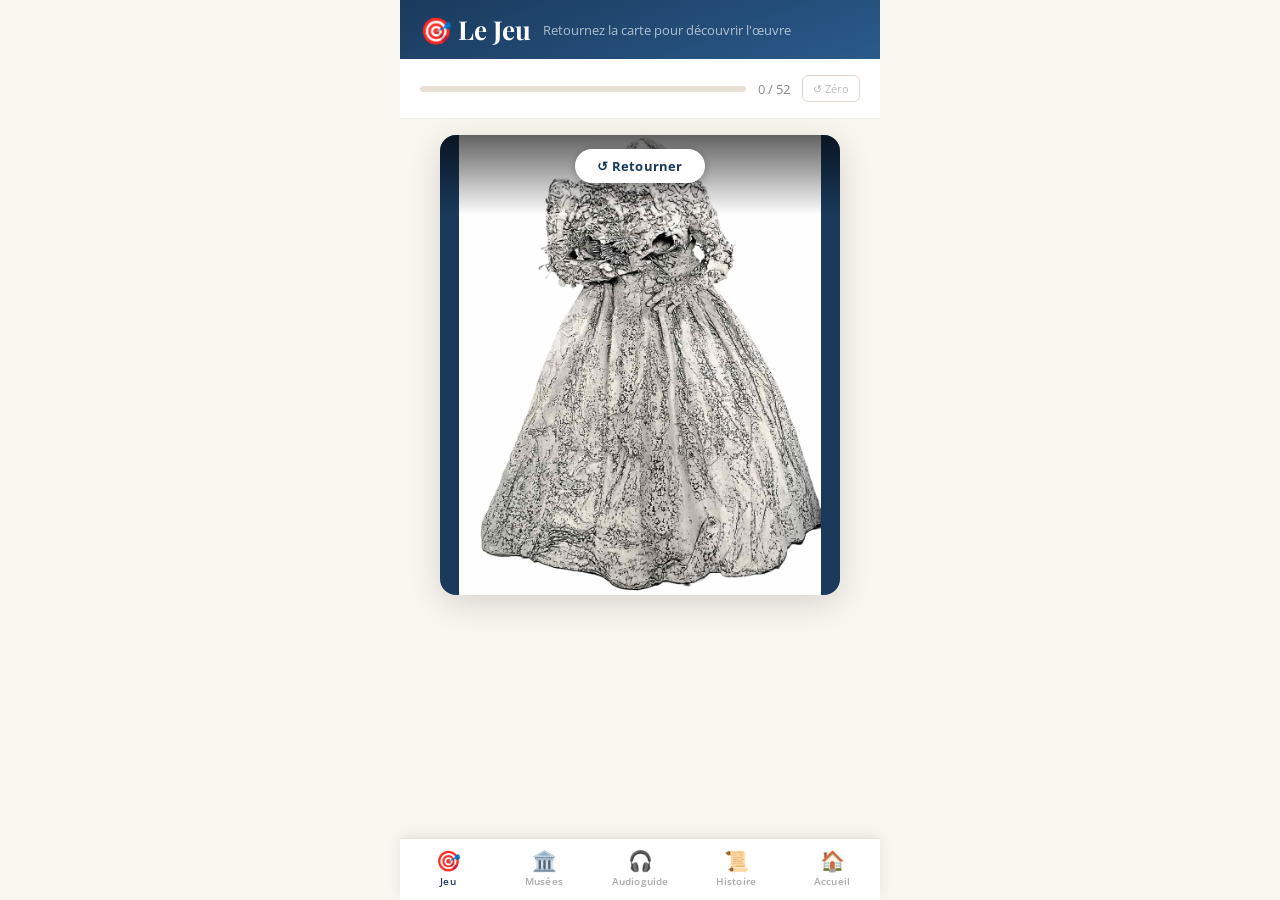
<file: quiz.html>
<!DOCTYPE html>
<html lang="fr">
<head>
  <meta charset="UTF-8">
  <meta name="viewport" content="width=device-width, initial-scale=1.0">
  <title>Les Yeux de Mona — Quiz</title>
  <link rel="stylesheet" href="css/style.css">
  <style>
    .quiz-header {
      background: linear-gradient(160deg, #1a3a5c, #2a5a8c);
      color: white;
      padding: 12px 20px;
      display: flex;
      align-items: center;
      gap: 12px;
    }
    .quiz-header h1 {
      font-family: 'Playfair Display', serif;
      font-size: 26px;
      font-weight: 700;
      white-space: nowrap;
    }
    .quiz-header p { font-size: 13px; opacity: 0.65; }

    /* Progression */
    .quiz-progress {
      display: flex;
      align-items: center;
      gap: 12px;
      padding: 16px 20px;
      background: white;
      border-bottom: 1px solid #eee;
    }
    .progress-bar {
      flex: 1;
      height: 6px;
      background: #e8e0d4;
      border-radius: 3px;
      overflow: hidden;
    }
    .progress-fill {
      height: 100%;
      background: #c9a84c;
      border-radius: 3px;
      transition: width 0.4s ease;
    }
    .progress-label {
      font-size: 13px;
      color: #888;
      white-space: nowrap;
    }

    /* Zone de carte */
    .quiz-zone {
      padding: 16px 20px;
      display: flex;
      flex-direction: column;
      align-items: center;
    }

    /* Flashcard */
    .flashcard-wrap {
      width: 100%;
      max-width: 400px;
      height: 460px;
      perspective: 1000px;
      cursor: pointer;
      margin-bottom: 20px;
    }

    .flashcard {
      width: 100%;
      height: 100%;
      position: relative;
      transform-style: preserve-3d;
      transition: transform 0.55s cubic-bezier(0.4, 0, 0.2, 1);
    }

    .flashcard.flipped { transform: rotateY(180deg); }

    .card-face {
      position: absolute;
      width: 100%;
      height: 100%;
      backface-visibility: hidden;
      border-radius: 16px;
      overflow: hidden;
      box-shadow: 0 8px 32px rgba(0,0,0,0.14);
    }

    /* RECTO — image */
    .card-recto {
      background: #1a3a5c;
      display: flex;
      flex-direction: column;
    }

    .card-recto .card-img {
      flex: 1;
      overflow: hidden;
    }

    .card-recto .card-img img {
      width: 100%;
      height: 100%;
      object-fit: contain;
      display: block;
    }

    .card-recto .card-hint {
      position: absolute;
      top: 0; left: 0; right: 0;
      z-index: 2;
      background: linear-gradient(to bottom, rgba(0,0,0,0.62) 0%, rgba(0,0,0,0) 100%);
      padding: 14px 12px 32px;
      display: flex;
      align-items: center;
      justify-content: center;
    }
    .card-flip-btn {
      background: white;
      border: none;
      color: #1a3a5c;
      font-size: 13px;
      font-weight: 700;
      padding: 8px 22px;
      border-radius: 24px;
      cursor: pointer;
      font-family: 'Open Sans', sans-serif;
      letter-spacing: 0.2px;
      box-shadow: 0 2px 10px rgba(0,0,0,0.28);
      transition: box-shadow 0.15s, transform 0.1s;
    }
    .card-flip-btn:active { transform: scale(0.96); box-shadow: 0 1px 4px rgba(0,0,0,0.2); }

    /* VERSO — infos */
    .card-verso {
      background: white;
      transform: rotateY(180deg);
      display: flex;
      flex-direction: column;
    }

    .verso-header {
      background: #1a3a5c;
      color: white;
      padding: 20px;
    }

    .verso-artiste {
      font-family: 'Playfair Display', serif;
      font-size: 22px;
      font-weight: 700;
      margin-bottom: 4px;
    }

    .verso-titre {
      font-size: 12px;
      opacity: 0.75;
      font-style: italic;
      line-height: 1.4;
    }

    .verso-body {
      flex: 1;
      padding: 16px 20px;
      overflow-y: auto;
      display: flex;
      flex-direction: column;
      gap: 12px;
    }

    .verso-ligne {
      display: flex;
      flex-direction: column;
      gap: 2px;
    }

    .verso-ligne label {
      font-size: 10px;
      font-weight: 600;
      text-transform: uppercase;
      letter-spacing: 1px;
      color: #c9a84c;
    }

    .verso-ligne span {
      font-size: 14px;
      color: #333;
    }

    .verso-lecon {
      background: #f4f0ea;
      border-radius: 8px;
      padding: 12px;
      margin-top: 4px;
    }

    .verso-lecon .lecon-label {
      font-size: 10px;
      font-weight: 600;
      text-transform: uppercase;
      letter-spacing: 1px;
      color: #1a3a5c;
      margin-bottom: 4px;
    }

    .verso-lecon .lecon-val {
      font-family: 'Playfair Display', serif;
      font-size: 15px;
      color: #1a3a5c;
      font-style: italic;
    }

    .btn-reset {
      background: none;
      border: 1px solid #e0d8ce;
      border-radius: 6px;
      padding: 5px 10px;
      font-size: 11px;
      color: #bbb;
      cursor: pointer;
      font-family: 'Open Sans', sans-serif;
      transition: color 0.15s, border-color 0.15s;
    }
    .btn-reset:hover { color: #e05555; border-color: #e05555; }

    /* Boutons */
    .quiz-actions {
      display: flex;
      gap: 10px;
      width: 100%;
      max-width: 400px;
    }

    .btn-action {
      flex: 1;
      padding: 14px;
      border: none;
      border-radius: 10px;
      font-family: 'Open Sans', sans-serif;
      font-size: 14px;
      font-weight: 600;
      cursor: pointer;
      transition: transform 0.1s;
    }
    .btn-action:active { transform: scale(0.97); }

    /* Footer intégré au verso */
    .verso-footer {
      display: flex;
      gap: 8px;
      padding: 10px 12px;
      border-top: 1px solid #f0ece6;
      background: white;
    }
    .verso-btn {
      flex: 1;
      padding: 10px;
      border: 1px solid #e0d8ce;
      border-radius: 8px;
      background: white;
      font-family: 'Open Sans', sans-serif;
      font-size: 13px;
      font-weight: 600;
      color: #555;
      cursor: pointer;
    }
    .verso-btn-fiche {
      background: #1a3a5c;
      color: white;
      border-color: #1a3a5c;
    }

    /* Boutons éval — masqués avant flip */
    .btn-eval { display: none; }
    .btn-reconnu {
      background: #2a8c4a;
      color: white;
    }
    .btn-rate {
      background: #e05555;
      color: white;
    }

    /* Score final */
    .quiz-fin {
      display: none;
      flex-direction: column;
      align-items: center;
      padding: 40px 24px;
      text-align: center;
      gap: 14px;
    }
    .quiz-fin .fin-emoji { font-size: 52px; }
    .quiz-fin h2 {
      font-family: 'Playfair Display', serif;
      font-size: 24px;
      color: #1a3a5c;
    }

    .score-session {
      background: #f4f0ea;
      border-radius: 12px;
      padding: 16px 24px;
      display: flex;
      gap: 24px;
      align-items: center;
      justify-content: center;
      width: 100%;
    }
    .ss-item { text-align: center; }
    .ss-num {
      font-family: 'Playfair Display', serif;
      font-size: 28px;
      font-weight: 700;
    }
    .ss-num.ok  { color: #2a8c4a; }
    .ss-label { font-size: 11px; color: #888; margin-top: 2px; }

    .score-cumul {
      font-size: 13px;
      color: #888;
      line-height: 1.6;
    }
    .score-cumul strong { color: #1a3a5c; }

    .quiz-fin .btn-recommencer {
      background: #1a3a5c;
      color: white;
      border: none;
      border-radius: 10px;
      padding: 14px 32px;
      font-size: 15px;
      font-weight: 600;
      cursor: pointer;
      width: 100%;
    }
  </style>
</head>
<body>

  <header class="quiz-header">
    <h1>🎯 Le Jeu</h1>
    <p>Retournez la carte pour découvrir l'œuvre</p>
  </header>

  <div class="quiz-progress">
    <div class="progress-bar"><div class="progress-fill" id="progressFill"></div></div>
    <div class="progress-label" id="progressLabel"></div>
    <button class="btn-reset" id="btnReset">↺ Zéro</button>
  </div>

  <div class="quiz-zone" id="quizZone">

    <div class="flashcard-wrap" id="flashcardWrap">
      <div class="flashcard" id="flashcard">

        <!-- RECTO -->
        <div class="card-face card-recto">
          <div class="card-img">
            <img id="cardImage" src="" alt="">
          </div>
          <div class="card-hint" id="cardHint">
            <button id="btnFlip" class="card-flip-btn">↺ Retourner</button>
          </div>
        </div>

        <!-- VERSO -->
        <div class="card-face card-verso">
          <div class="verso-header">
            <div class="verso-artiste" id="versoArtiste"></div>
            <div class="verso-titre" id="versoTitre"></div>
          </div>
          <div class="verso-body">
            <div class="verso-ligne"><label>Date</label><span id="versoDate"></span></div>
            <div class="verso-ligne"><label>Technique</label><span id="versoTechnique"></span></div>
            <div class="verso-ligne"><label>Époque</label><span id="versoEpoque"></span></div>
            <div class="verso-ligne"><label>Musée · Salle</label><span id="versoMusee"></span></div>
            <div class="verso-lecon">
              <div class="lecon-label">La leçon de Dadé</div>
              <div class="lecon-val" id="versoLecon"></div>
            </div>
          </div>
          <div class="verso-footer">
            <button class="verso-btn" id="btnRetour">↺ Recto</button>
            <button class="verso-btn verso-btn-fiche" id="btnFiche">📄 Fiche</button>
          </div>
        </div>

      </div>
    </div>

    <!-- Après flip : auto-évaluation -->
    <div class="quiz-actions btn-eval" id="actionsApres">
      <button class="btn-action btn-rate"    id="btnRate">✗ Pas encore</button>
      <button class="btn-action btn-reconnu" id="btnReconnu">✓ Reconnu !</button>
    </div>

  </div>

  <!-- ÉCRAN DE FIN -->
  <div class="quiz-fin" id="quizFin">
    <div class="fin-emoji" id="finEmoji">🎉</div>
    <h2 id="finMessage">Bravo !</h2>
    <div class="score-session">
      <div class="ss-item">
        <div class="ss-num ok" id="finReconnu">0</div>
        <div class="ss-label">Cette session</div>
      </div>
      <div class="score-sep" style="font-size:24px;color:#ddd">/</div>
      <div class="ss-item">
        <div class="ss-num" style="color:#1a3a5c" id="finMaitrisees">0</div>
        <div class="ss-label">Total maîtrisées</div>
      </div>
    </div>
    <div class="score-cumul" id="scoreCumul"></div>
    <button class="btn-recommencer" id="btnRecommencer">Tout recommencer 🔄</button>
  </div>

  <script src="js/profil.js"></script>
  <script src="js/nav.js"></script>
  <script src="data/oeuvres.js"></script>
  <script>
    const musees = {
      louvre:   'Musée du Louvre',
      orsay:    "Musée d'Orsay",
      pompidou: 'Centre Pompidou'
    };

    function shuffle(arr) {
      const a = [...arr];
      for (let i = a.length - 1; i > 0; i--) {
        const j = Math.floor(Math.random() * (i + 1));
        [a[i], a[j]] = [a[j], a[i]];
      }
      return a;
    }

    // Score persistant
    function keyScore() { return 'mona_score_' + Profil.getActif(); }
    function getScore()  { return JSON.parse(localStorage.getItem(keyScore()) || '{"ids":{}}'); }
    function saveScore(s){ localStorage.setItem(keyScore(), JSON.stringify(s)); }

    // État du jeu
    let pool = [];
    let maitrisees = 0;
    let sessionReconnu = 0;
    let estRetourne = false;

    function initPool() {
      const s = getScore();
      const ids = s.ids || {};
      maitrisees = Object.keys(ids).length;
      pool = shuffle(OEUVRES.filter(o => !ids[o.id]));
      sessionReconnu = 0;
    }

    // DOM
    const flashcard    = document.getElementById('flashcard');
    const progressFill = document.getElementById('progressFill');
    const progressLabel= document.getElementById('progressLabel');
    const quizZone     = document.getElementById('quizZone');
    const quizFin      = document.getElementById('quizFin');
    const actionsApres = document.getElementById('actionsApres');
    const cardHint     = document.getElementById('cardHint');

    function majAffiche() {
      progressFill.style.width  = (maitrisees / 52 * 100) + '%';
      progressLabel.textContent = maitrisees + ' / 52';
    }

    function chargerCarte(o) {
      document.getElementById('cardImage').src              = o.image;
      document.getElementById('cardImage').alt              = o.titre;
      document.getElementById('versoArtiste').textContent   = o.artiste;
      document.getElementById('versoTitre').textContent     = '« ' + o.titre + ' »';
      document.getElementById('versoDate').textContent      = o.date;
      document.getElementById('versoTechnique').textContent = o.technique;
      document.getElementById('versoEpoque').textContent    = o.frise_titre;
      document.getElementById('versoMusee').textContent     = musees[o.musee] + ' · ' + o.salle;
      document.getElementById('versoLecon').textContent     = o.lecon_titre;
      flashcard.classList.remove('flipped');
      estRetourne = false;
      actionsApres.style.display = 'none';
      cardHint.style.display = 'flex';
      majAffiche();
    }

    function showFin() {
      quizZone.style.display = 'none';
      quizFin.style.display  = 'flex';
      document.getElementById('finReconnu').textContent   = sessionReconnu;
      document.getElementById('finMaitrisees').textContent = maitrisees + ' / 52';
      if (maitrisees === 52) {
        document.getElementById('finEmoji').textContent   = '🏆';
        document.getElementById('finMessage').textContent = 'Tu maîtrises les 52 œuvres !';
        document.getElementById('scoreCumul').innerHTML   = 'Collection complète. Bravo !';
      } else {
        document.getElementById('finEmoji').textContent   = '🎉';
        document.getElementById('finMessage').textContent = 'Session terminée !';
        document.getElementById('scoreCumul').innerHTML   =
          'Il reste <strong>' + pool.length + ' œuvre' + (pool.length > 1 ? 's' : '') + '</strong> à maîtriser.';
      }
    }

    function evaluer(reconnu) {
      const carte = pool.shift();

      if (reconnu) {
        maitrisees++;
        sessionReconnu++;
        const s = getScore();
        if (!s.ids) s.ids = {};
        s.ids[carte.id] = true;
        saveScore(s);
        if (maitrisees === 52) { showFin(); return; }
      } else {
        // Réinsertion aléatoire dans le pool restant
        const pos = Math.floor(Math.random() * (pool.length + 1));
        pool.splice(pos, 0, carte);
      }

      chargerCarte(pool[0]);
    }

    // Flip via tap carte
    document.getElementById('flashcardWrap').addEventListener('click', () => {
      if (estRetourne) return;
      flashcard.classList.add('flipped');
      estRetourne = true;
      cardHint.style.display = 'none';
      actionsApres.style.display = 'flex';
    });

    // Flip via bouton
    document.getElementById('btnFlip').addEventListener('click', e => {
      e.stopPropagation();
      flashcard.classList.add('flipped');
      estRetourne = true;
      cardHint.style.display = 'none';
      actionsApres.style.display = 'flex';
    });

    document.getElementById('btnRetour').addEventListener('click', e => {
      e.stopPropagation();
      flashcard.classList.remove('flipped');
      estRetourne = false;
      actionsApres.style.display = 'none';
      cardHint.style.display = 'flex';
    });

    document.getElementById('btnFiche').addEventListener('click', () => {
      window.location.href = 'fiche.html?id=' + pool[0].id + '&from=quiz';
    });

    document.getElementById('btnReconnu').addEventListener('click', () => evaluer(true));
    document.getElementById('btnRate').addEventListener('click',    () => evaluer(false));

    // Reset en cours de partie
    document.getElementById('btnReset').addEventListener('click', () => {
      if (!confirm('Remettre toute la progression à zéro ? Les 52 œuvres seront à recommencer.')) return;
      saveScore({ ids: {} });
      initPool();
      quizFin.style.display  = 'none';
      quizZone.style.display = 'flex';
      chargerCarte(pool[0]);
    });

    // Recommencer depuis l'écran de fin (= reset complet)
    document.getElementById('btnRecommencer').addEventListener('click', () => {
      saveScore({ ids: {} });
      initPool();
      quizFin.style.display  = 'none';
      quizZone.style.display = 'flex';
      chargerCarte(pool[0]);
    });

    // Init
    initPool();
    if (pool.length === 0) {
      showFin();
    } else {
      chargerCarte(pool[0]);
    }
  </script>
</body>
</html>
</file>
<file: css/style.css>
@import url('https://fonts.googleapis.com/css2?family=Playfair+Display:ital,wght@0,400;0,700;1,400&family=Open+Sans:wght@400;600&display=swap');

/* ===== NAVIGATION BAS ===== */
.bottom-nav {
  position: fixed;
  bottom: 0; left: 50%;
  transform: translateX(-50%);
  width: 100%;
  max-width: 480px;
  background: white;
  border-top: 1px solid #e8e0d4;
  display: flex;
  align-items: center;
  height: 62px;
  z-index: 50;
  box-shadow: 0 -2px 12px rgba(0,0,0,0.08);
}

.nav-item {
  flex: 1;
  display: flex;
  flex-direction: column;
  align-items: center;
  justify-content: center;
  gap: 3px;
  padding: 8px 0;
  color: #aaa;
  text-decoration: none;
  transition: color 0.15s;
}

.nav-item.active { color: #1a3a5c; }

.nav-icon { font-size: 20px; line-height: 1; }

.nav-label {
  font-size: 10px;
  font-weight: 600;
  letter-spacing: 0.2px;
  white-space: nowrap;
}

.nav-carnet { color: #aaa; }
.nav-carnet.active { color: #1a3a5c; }

.nav-avatar {
  width: 26px; height: 26px;
  border-radius: 50%;
  background: #e0d8ce;
  color: #555;
  font-family: 'Playfair Display', serif;
  font-size: 13px;
  font-weight: 700;
  display: flex; align-items: center; justify-content: center;
  transition: background 0.2s, color 0.2s;
}

.nav-carnet.active .nav-avatar {
  background: #1a3a5c;
  color: white;
}

/* ===== RESET & BASE ===== */
* { box-sizing: border-box; margin: 0; padding: 0; }

body {
  font-family: 'Open Sans', sans-serif;
  background: #f9f6f0;
  color: #2c2c2c;
  max-width: 480px;
  margin: 0 auto;
  min-height: 100vh;
}

a { text-decoration: none; color: inherit; }

/* ===== HEADER ===== */
.app-header {
  background: linear-gradient(160deg, #1a3a5c, #2a5a8c);
  color: white;
  padding: 20px 24px 18px;
  text-align: center;
}

.app-subtitle {
  font-size: 11px;
  letter-spacing: 3px;
  text-transform: uppercase;
  opacity: 0.6;
  margin-bottom: 10px;
}

.app-title {
  font-family: 'Playfair Display', serif;
  font-size: 36px;
  font-weight: 700;
  line-height: 1.15;
  margin-bottom: 12px;
}

.app-tagline {
  font-size: 14px;
  opacity: 0.75;
  line-height: 1.5;
  max-width: 280px;
  margin: 0 auto;
}

/* ===== PRÉAMBULE ===== */
.preambule {
  background: #fffbf2;
  border-left: 4px solid #c9a84c;
  margin: 24px 16px;
  padding: 14px 18px;
  border-radius: 0 8px 8px 0;
  font-size: 14px;
  line-height: 1.7;
  color: #444;
}

/* ===== TITRES DE SECTION ===== */
.section-titre {
  font-family: 'Playfair Display', serif;
  font-size: 18px;
  color: #1a3a5c;
  margin: 0 16px 16px;
}

/* ===== CARTES MUSÉES ===== */
.musees {
  padding: 0 0 8px;
}

.musee-card {
  display: flex;
  align-items: center;
  gap: 16px;
  margin: 0 16px 14px;
  background: white;
  border-radius: 12px;
  padding: 16px;
  box-shadow: 0 2px 12px rgba(0,0,0,0.08);
  border-left: 5px solid transparent;
  transition: transform 0.15s, box-shadow 0.15s;
}

.musee-card:active {
  transform: scale(0.98);
  box-shadow: 0 1px 6px rgba(0,0,0,0.10);
}

.musee-card.louvre  { border-left-color: #1a3a5c; }
.musee-card.orsay   { border-left-color: #8b3a3a; }
.musee-card.pompidou { border-left-color: #1a6b3a; }

.musee-visuel {
  width: 52px;
  height: 52px;
  border-radius: 10px;
  display: flex;
  align-items: center;
  justify-content: center;
  flex-shrink: 0;
  font-size: 26px;
}

.louvre  .musee-visuel { background: #e8eef4; }
.orsay   .musee-visuel { background: #f4e8e8; }
.pompidou .musee-visuel { background: #e8f4ec; }

.musee-info { flex: 1; }

.musee-nom {
  font-family: 'Playfair Display', serif;
  font-size: 17px;
  font-weight: 700;
  color: #1a1a1a;
  margin-bottom: 3px;
}

.musee-detail {
  font-size: 12px;
  color: #888;
  margin-bottom: 4px;
}

.musee-exemples {
  font-size: 12px;
  color: #555;
  font-style: italic;
}

.musee-arrow {
  font-size: 22px;
  color: #ccc;
  flex-shrink: 0;
}

/* ===== AUTRES MODES ===== */
.modes {
  padding: 16px 0 8px;
}

.modes-grid {
  display: grid;
  grid-template-columns: 1fr 1fr;
  gap: 12px;
  margin: 0 16px;
}

.mode-card {
  background: white;
  border-radius: 12px;
  padding: 16px 14px;
  box-shadow: 0 2px 10px rgba(0,0,0,0.07);
  display: flex;
  flex-direction: column;
  gap: 6px;
  transition: transform 0.15s;
}

.mode-card:active { transform: scale(0.97); }

.mode-icon { font-size: 26px; }

.mode-label {
  font-family: 'Playfair Display', serif;
  font-size: 15px;
  font-weight: 700;
  color: #1a3a5c;
}

.mode-desc {
  font-size: 12px;
  color: #777;
  line-height: 1.4;
}

/* ===== FOOTER ===== */
.app-footer {
  text-align: center;
  padding: 32px 16px 40px;
  font-size: 12px;
  color: #aaa;
}

.app-footer em { font-style: italic; }


/* ===== PAGE MUSÉE ===== */
.page-header {
  color: white;
  padding: 20px 20px 16px;
  position: relative;
}

.back-btn {
  font-size: 14px;
  opacity: 0.8;
  display: block;
  margin-bottom: 12px;
}

.page-title {
  font-family: 'Playfair Display', serif;
  font-size: 26px;
  font-weight: 700;
}

.page-count {
  font-size: 13px;
  opacity: 0.65;
  margin-top: 4px;
}

.oeuvres-list {
  padding: 16px;
  display: flex;
  flex-direction: column;
  gap: 12px;
}

.oeuvre-card {
  display: flex;
  align-items: center;
  gap: 14px;
  background: white;
  border-radius: 12px;
  overflow: hidden;
  box-shadow: 0 2px 10px rgba(0,0,0,0.08);
  transition: transform 0.15s;
}

.oeuvre-card:active { transform: scale(0.98); }

.oeuvre-img {
  width: 90px;
  height: 90px;
  flex-shrink: 0;
  overflow: hidden;
  background: #e8e0d4;
  display: flex;
  align-items: center;
  justify-content: center;
  font-size: 32px;
}

.oeuvre-img img {
  width: 100%;
  height: 100%;
  object-fit: cover;
}

.oeuvre-info { flex: 1; padding: 12px 0; }

.oeuvre-num {
  font-size: 10px;
  color: #aaa;
  text-transform: uppercase;
  letter-spacing: 1px;
  margin-bottom: 2px;
}

.oeuvre-artiste {
  font-family: 'Playfair Display', serif;
  font-size: 16px;
  font-weight: 700;
  color: #1a1a1a;
}

.oeuvre-titre {
  font-size: 12px;
  color: #555;
  margin-top: 2px;
  line-height: 1.4;
}

.oeuvre-date {
  font-size: 11px;
  color: #aaa;
  margin-top: 4px;
}

.oeuvre-arrow {
  font-size: 22px;
  color: #ddd;
  padding-right: 14px;
}

.empty {
  text-align: center;
  color: #aaa;
  padding: 48px 0;
  font-style: italic;
}


/* ===== PAGE FICHE ===== */
.fiche-header {
  color: white;
  padding: 20px 20px 16px;
}

.fiche-num {
  font-size: 11px;
  letter-spacing: 2px;
  text-transform: uppercase;
  opacity: 0.6;
  margin-bottom: 6px;
}

.fiche-artiste {
  font-family: 'Playfair Display', serif;
  font-size: 30px;
  font-weight: 700;
  line-height: 1.2;
}

.fiche-titre-oeuvre {
  font-family: 'Playfair Display', serif;
  font-style: italic;
  font-size: 15px;
  opacity: 0.82;
  margin-top: 6px;
  line-height: 1.4;
}

.fiche-image {
  width: 100%;
  background: #f4f0ea;
}

.fiche-image img {
  width: 100%;
  max-height: 480px;
  object-fit: contain;
  display: block;
}

.audio-player {
  display: flex;
  align-items: center;
  gap: 12px;
  background: #1a3a5c;
  padding: 12px 16px;
}

.audio-btn {
  display: flex;
  align-items: center;
  gap: 8px;
  background: rgba(255,255,255,0.15);
  border: 1.5px solid rgba(255,255,255,0.35);
  border-radius: 24px;
  color: white;
  font-size: 13px;
  font-weight: 600;
  padding: 8px 18px;
  cursor: pointer;
  transition: background 0.2s;
  white-space: nowrap;
}
.audio-btn:hover { background: rgba(255,255,255,0.25); }
.audio-btn.playing { background: #c9a84c; border-color: #c9a84c; }

.audio-seek {
  flex: 1;
  position: relative;
  height: 20px;
  display: flex;
  align-items: center;
  cursor: pointer;
}
.audio-seek-bar {
  position: absolute;
  left: 0; right: 0;
  height: 3px;
  background: rgba(255,255,255,0.2);
  border-radius: 2px;
}
.audio-seek-bar::before {
  content: '';
  position: absolute;
  left: 0; top: 0; bottom: 0;
  width: var(--progress, 0%);
  background: #c9a84c;
  border-radius: 2px;
  transition: width 0.5s linear;
}
.audio-seek-handle {
  position: absolute;
  width: 12px; height: 12px;
  background: #c9a84c;
  border-radius: 50%;
  left: var(--progress, 0%);
  transform: translateX(-50%);
  transition: left 0.5s linear;
  display: none;
}
.audio-seek:hover .audio-seek-handle { display: block; }
.audio-time {
  font-size: 10px;
  color: rgba(255,255,255,0.7);
  white-space: nowrap;
  min-width: 32px;
  text-align: right;
}

.frise-band {
  border-left: 5px solid #c9a84c;
  background: #fffbf2;
  padding: 12px 16px;
}

.frise-label {
  font-size: 10px;
  font-weight: 600;
  text-transform: uppercase;
  letter-spacing: 1.5px;
  color: #c9a84c;
  margin-bottom: 3px;
}

.frise-titre {
  font-family: 'Playfair Display', serif;
  font-size: 15px;
  font-weight: 700;
  color: #1a3a5c;
}

.frise-desc {
  font-size: 12px;
  color: #777;
  margin-top: 3px;
  font-style: italic;
}

.fiche-body { padding: 16px; }

/* Identité */
.identite-bloc {
  background: #f4f0ea;
  border-radius: 10px;
  padding: 16px;
  margin-bottom: 20px;
}

.id-grid {
  display: grid;
  grid-template-columns: 1fr 1fr;
  gap: 10px;
  margin-bottom: 14px;
}

.id-item label {
  font-size: 10px;
  font-weight: 600;
  text-transform: uppercase;
  letter-spacing: 0.5px;
  color: #1a3a5c;
  display: block;
  margin-bottom: 2px;
}

.id-item span { font-size: 13px; color: #444; }

.id-desc {
  font-size: 13px;
  line-height: 1.7;
  color: #555;
  border-top: 1px solid #d9d3c8;
  padding-top: 12px;
}

/* Section générique */
.fiche-section { margin-bottom: 20px; }

.fiche-section h2, .grandparent-bloc h2, .anecdote-bloc h2 {
  font-family: 'Playfair Display', serif;
  font-size: 17px;
  color: #1a3a5c;
  margin-bottom: 10px;
}

.section-content p { font-size: 14px; line-height: 1.75; color: #333; }
.section-content p + p { margin-top: 10px; }

/* Leçon de Dadé */
.lecon-bloc {
  background: linear-gradient(135deg, #1a3a5c, #2a5a8c);
  color: white;
  border-radius: 10px;
  padding: 20px;
  text-align: center;
  margin-bottom: 20px;
}

.lecon-label {
  font-size: 10px;
  letter-spacing: 2px;
  text-transform: uppercase;
  color: #c9a84c;
  margin-bottom: 8px;
}

.lecon-titre {
  font-family: 'Playfair Display', serif;
  font-size: 20px;
  font-weight: 700;
  color: white;
  margin-bottom: 10px;
}

.lecon-bloc p { font-size: 14px; line-height: 1.7; color: white; font-style: italic; }

/* Grand-parent */
.grandparent-bloc {
  background: #f4f0ea;
  border-radius: 10px;
  padding: 16px;
  margin-bottom: 20px;
}

.grandparent-bloc h2 { color: #5a3e28; }

.gp-methode {
  font-size: 12px;
  font-weight: 600;
  color: #5a3e28;
  margin-bottom: 6px;
}

.gp-texte { font-size: 13px; color: #555; line-height: 1.6; margin-bottom: 12px; }

.grandparent-bloc ol {
  padding-left: 18px;
  margin-bottom: 12px;
}

.grandparent-bloc li { font-size: 13.5px; color: #444; line-height: 1.8; }

.gp-conseil {
  font-size: 12.5px;
  color: #666;
  font-style: italic;
  border-top: 1px solid #d9d3c8;
  padding-top: 10px;
}

/* Mot mystère */
.mot-mystere-bloc {
  background: #1a3a5c;
  color: white;
  border-radius: 10px;
  padding: 16px;
  margin-bottom: 20px;
}

.mm-label {
  font-size: 10px;
  letter-spacing: 2px;
  text-transform: uppercase;
  color: #c9a84c;
  margin-bottom: 6px;
}

.mm-mot {
  font-family: 'Playfair Display', serif;
  font-size: 22px;
  font-style: italic;
  color: white;
  margin-bottom: 10px;
}

.mot-mystere-bloc p { font-size: 13.5px; line-height: 1.7; color: white; }

/* Anecdote */
.anecdote-bloc {
  background: #fff8e6;
  border: 1px solid #f0d88a;
  border-radius: 10px;
  padding: 16px;
  margin-bottom: 20px;
}

.anecdote-bloc h2 { color: #b8860b; }
.anecdote-bloc p { font-size: 14px; line-height: 1.7; color: #444; }

/* Barre actions fiche */
.fiche-actions {
  display: flex;
  gap: 10px;
  padding: 0 16px 20px;
}
.btn-favori, .btn-vue {
  flex: 1;
  padding: 13px;
  border: 2px solid #e0d8ce;
  border-radius: 10px;
  background: white;
  font-family: 'Open Sans', sans-serif;
  font-size: 14px;
  font-weight: 600;
  cursor: pointer;
  transition: all 0.2s;
  color: #555;
}
.btn-favori.actif {
  background: #fff0f0;
  border-color: #e05555;
  color: #e05555;
}
.btn-vue.actif {
  background: #f0fff4;
  border-color: #2a8c4a;
  color: #2a8c4a;
}

/* Footer fiche */
.fiche-footer {
  text-align: center;
  padding: 20px 16px 40px;
  font-size: 11px;
  color: #bbb;
  border-top: 1px solid #eee;
}
</file>
